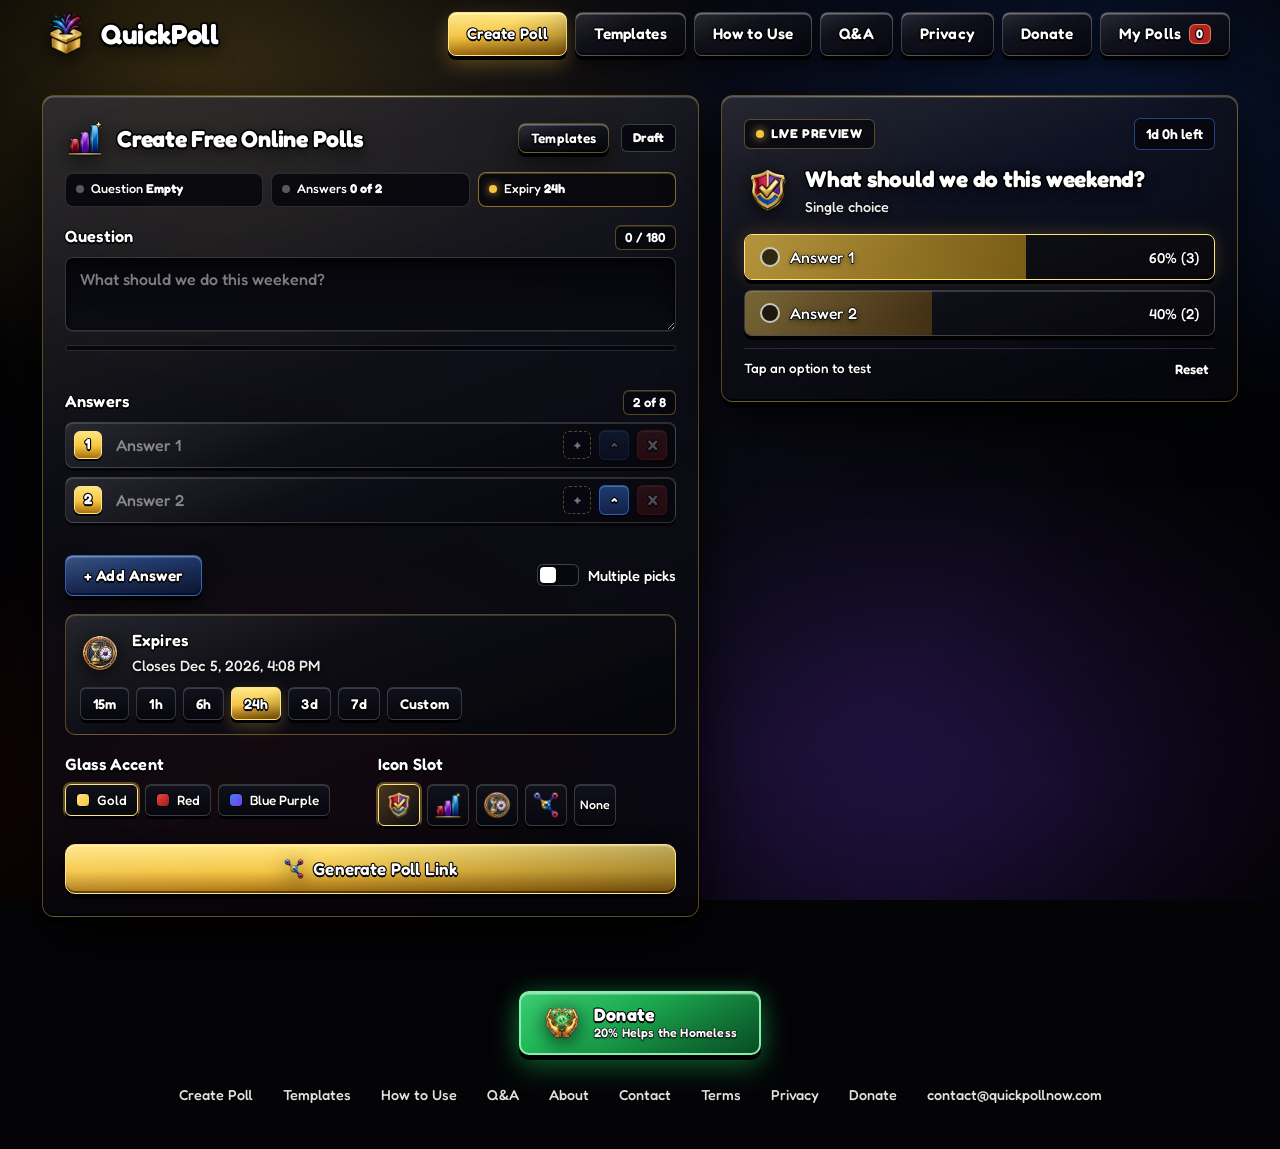
<file: index.html>
<!DOCTYPE html>
<html lang="en">
<head>
  <meta charset="UTF-8" />
  <meta name="viewport" content="width=device-width, initial-scale=1.0" />
  <title>QuickPoll | Free Online Poll Maker With Timers &amp; QR Codes</title>
  <meta name="description" content="Create free online polls in seconds with custom countdown timers, QR codes, instant social sharing, and live results. No signup needed." />
  <meta name="keywords" content="online poll maker, free poll generator, quick poll, countdown poll, qr code poll, live voting" />
  <meta name="robots" content="index, follow, max-image-preview:large" />
  <meta name="theme-color" content="#040407" />
  <meta name="google-adsense-account" content="ca-pub-7516098019742511" />
  <link rel="canonical" id="canonicalLink" href="https://quickpollnow.com/" />
  <link rel="manifest" href="manifest.webmanifest" />
  <link rel="apple-touch-icon" href="assets/logo.png" />

  <!-- Open Graph -->
  <meta property="og:type" content="website" />
  <meta property="og:url" content="https://quickpollnow.com/" />
  <meta property="og:site_name" content="QuickPoll" />
  <meta property="og:locale" content="en_GB" />
  <meta property="og:title" content="QuickPoll | Free Online Poll Maker With Timers &amp; QR Codes" />
  <meta property="og:description" content="Create free online polls in seconds with custom countdown timers, QR codes, instant social sharing, and live results. No signup needed." />
  <meta property="og:image" content="https://quickpollnow.com/assets/logo.png" />
  <meta property="og:image:alt" content="QuickPoll Logo" />

  <!-- Twitter Card -->
  <meta name="twitter:card" content="summary" />
  <meta name="twitter:title" content="QuickPoll | Free Online Poll Maker With Timers &amp; QR Codes" />
  <meta name="twitter:description" content="Create free online polls in seconds with custom countdown timers, QR codes, instant social sharing, and live results. No signup needed." />
  <meta name="twitter:image" content="https://quickpollnow.com/assets/logo.png" />

  <script async src="https://pagead2.googlesyndication.com/pagead/js/adsbygoogle.js?client=ca-pub-7516098019742511"
     crossorigin="anonymous"></script>

  <script type="application/ld+json">
  {
    "@context": "https://schema.org",
    "@graph": [
      {
        "@type": "Organization",
        "@id": "https://quickpollnow.com/#organization",
        "name": "QuickPoll",
        "url": "https://quickpollnow.com/",
        "logo": {
          "@type": "ImageObject",
          "url": "https://quickpollnow.com/assets/logo.png",
          "width": 256,
          "height": 256
        },
        "description": "Free instant online poll generator with expiration timers, QR codes, and a 20% homeless aid donation pledge.",
        "email": "contact@quickpollnow.com",
        "contactPoint": {
          "@type": "ContactPoint",
          "contactType": "customer support",
          "email": "contact@quickpollnow.com",
          "url": "https://quickpollnow.com/#contact",
          "availableLanguage": ["English"]
        },
        "sameAs": [
          "https://github.com/sack1978zack-cpu/QuickPoll",
          "https://quickpollnow.com/"
        ]
      },
      {
        "@type": "WebSite",
        "@id": "https://quickpollnow.com/#website",
        "url": "https://quickpollnow.com/",
        "name": "QuickPoll",
        "publisher": { "@id": "https://quickpollnow.com/#organization" },
        "inLanguage": "en"
      },
      {
        "@type": "WebApplication",
        "@id": "https://quickpollnow.com/#webapp",
        "name": "QuickPoll",
        "url": "https://quickpollnow.com/",
        "applicationCategory": "UtilitiesApplication",
        "operatingSystem": "All",
        "publisher": { "@id": "https://quickpollnow.com/#organization" },
        "description": "Create free online polls in seconds with custom countdown timers, QR codes, instant social sharing, and live results. No signup needed.",
        "offers": {
          "@type": "Offer",
          "price": "0",
          "priceCurrency": "GBP"
        }
      },
      {
        "@type": "Service",
        "@id": "https://quickpollnow.com/#service",
        "name": "Instant Online Polling & QR Voting",
        "serviceType": "Online Poll Creation",
        "provider": { "@id": "https://quickpollnow.com/#organization" },
        "areaServed": "Worldwide",
        "offers": {
          "@type": "Offer",
          "price": "0",
          "priceCurrency": "GBP"
        }
      },
      {
        "@type": "HowTo",
        "name": "How to Create and Share a QuickPoll",
        "step": [
          {
            "@type": "HowToStep",
            "position": 1,
            "name": "Write Question & Answers",
            "text": "Enter your question or load a template. Add 2 to 8 answers and toggle multiple picks if needed."
          },
          {
            "@type": "HowToStep",
            "position": 2,
            "name": "Set Expiration",
            "text": "Pick a quick timer or custom date and time. Voting locks automatically when the countdown ends."
          },
          {
            "@type": "HowToStep",
            "position": 3,
            "name": "Share Link or QR",
            "text": "Copy your unique link, save the QR code, or post straight to social apps."
          },
          {
            "@type": "HowToStep",
            "position": 4,
            "name": "Track Results",
            "text": "Visit My Polls anytime to reopen active or expired polls and share their links again."
          }
        ]
      },
      {
        "@type": "FAQPage",
        "mainEntity": [
          {
            "@type": "Question",
            "name": "Do I need an account to create or vote?",
            "acceptedAnswer": {
              "@type": "Answer",
              "text": "No. You can create a poll, generate its QR code, and vote immediately without signing up."
            }
          },
          {
            "@type": "Question",
            "name": "How do friends open and vote on my poll?",
            "acceptedAnswer": {
              "@type": "Answer",
              "text": "Every poll generates a unique URL and QR code. Anyone opening it sees your question, answers, and live timer."
            }
          },
          {
            "@type": "Question",
            "name": "What happens when a poll expires?",
            "acceptedAnswer": {
              "@type": "Answer",
              "text": "Once the timer reaches zero, voting locks automatically and the page displays final results."
            }
          },
          {
            "@type": "Question",
            "name": "Can voters select multiple answers?",
            "acceptedAnswer": {
              "@type": "Answer",
              "text": "Yes. Enable Multiple picks before generating your poll link."
            }
          },
          {
            "@type": "Question",
            "name": "Can someone vote twice from the same browser?",
            "acceptedAnswer": {
              "@type": "Answer",
              "text": "Each browser remembers submitted votes per poll and locks voting afterward to prevent repeat picks."
            }
          },
          {
            "@type": "Question",
            "name": "Where are my created polls stored?",
            "acceptedAnswer": {
              "@type": "Answer",
              "text": "Your poll history is saved in My Polls so you can reopen, share, or remove polls anytime."
            }
          }
        ]
      },
      {
        "@type": "WebPage",
        "@id": "https://quickpollnow.com/#donate",
        "name": "QuickPoll Donations & 20% Homeless Aid Pledge",
        "url": "https://quickpollnow.com/#donate",
        "isPartOf": { "@id": "https://quickpollnow.com/#website" },
        "potentialAction": {
          "@type": "DonateAction",
          "target": "https://buy.stripe.com/fZu6oB4LqgPVbJn8YqdQQ03",
          "recipient": { "@id": "https://quickpollnow.com/#organization" }
        }
      }
    ]
  }
  </script>

  <link rel="preconnect" href="https://pagead2.googlesyndication.com" crossorigin />
  <link rel="preconnect" href="https://googleads.g.doubleclick.net" crossorigin />
  <link rel="preconnect" href="https://fonts.googleapis.com" />
  <link rel="preconnect" href="https://fonts.gstatic.com" crossorigin />
  <link href="https://fonts.googleapis.com/css2?family=Fredoka:wght@400;500;600;700&display=swap" rel="stylesheet" />
  <link rel="icon" type="image/png" href="assets/logo.png?v=20261130" />
  <link rel="stylesheet" href="styles.css?v=20261130" />
</head>
<body class="theme-sovereign">
  <!-- Clean Luxury Obsidian Ambient Backdrop -->
  <div class="bg-aurora" aria-hidden="true">
    <div class="aurora-orb orb-gold"></div>
    <div class="aurora-orb orb-purple"></div>
    <div class="aurora-orb orb-blue"></div>
    <div class="aurora-orb orb-red"></div>
    <div class="bg-vignette"></div>
  </div>

  <!-- Transparent Blending Header (Separator fades in on scroll) -->
  <header id="siteHeader" class="site-header">
    <div class="header-inner">
      <a href="#create" id="brandHomeLink" class="brand-lockup" aria-label="QuickPoll Home">
        <!-- ICON SLOT: Brand Logo (transparent PNG) -->
        <span class="icon-slot icon-slot-logo" data-icon-slot="logo">
          <img src="assets/logo.png" alt="QuickPoll Logo" width="48" height="48" class="slot-img" />
        </span>
        <span class="brand-title stroke-display">QuickPoll</span>
      </a>

      <!-- Desktop Navigation (Crawlable Anchor Links) -->
      <nav class="header-actions desktop-nav" aria-label="Primary navigation">
        <a href="#create" id="navCreateBtn" class="btn btn-nav stroke-btn active" data-page="create">
          Create Poll
        </a>
        <a href="#templates" id="navTemplatesBtn" class="btn btn-nav stroke-btn" data-page="templates">
          Templates
        </a>
        <a href="#how-to-use" id="navHowToBtn" class="btn btn-nav stroke-btn" data-page="how-to-use">
          How to Use
        </a>
        <a href="#qa" id="navQaBtn" class="btn btn-nav stroke-btn" data-page="qa">
          Q&amp;A
        </a>
        <a href="#privacy" id="navPrivacyBtn" class="btn btn-nav stroke-btn" data-page="privacy">
          Privacy
        </a>
        <a href="#donate" id="navDonateBtn" class="btn btn-nav stroke-btn" data-page="donate">
          Donate
        </a>
        <a href="#saved" id="navSavedBtn" class="btn btn-nav stroke-btn" data-page="saved">
          My Polls <span id="savedCountBadge" class="count-pill">0</span>
        </a>

        <!-- ICON SLOT: Header Custom Badge (leave or place your own custom icon inside) -->
        <span class="icon-slot icon-slot-optional" data-icon-slot="custom-header" title="Custom icon slot">
          <!-- Add your own <img> or <svg> icon here -->
        </span>
      </nav>

      <!-- Mobile & Tablet Hamburger -->
      <div class="mobile-header-controls">
        <button
          type="button"
          id="hamburgerBtn"
          class="hamburger-btn"
          aria-label="Open navigation menu"
          aria-expanded="false"
          aria-controls="mobileNavDrawer"
        >
          <span class="ham-line"></span>
          <span class="ham-line"></span>
          <span class="ham-line"></span>
        </button>
      </div>
    </div>
  </header>

  <!-- 3D Glass Mobile/Tablet Hamburger Drawer -->
  <div id="mobileNavBackdrop" class="drawer-backdrop hidden" aria-hidden="true"></div>
  <aside id="mobileNavDrawer" class="mobile-drawer" aria-label="Mobile navigation" aria-hidden="true">
    <div class="drawer-head">
      <span class="drawer-title stroke-heading">Menu</span>
      <button type="button" id="closeDrawerBtn" class="btn btn-dark btn-sm stroke-btn" aria-label="Close navigation menu">
        Close
      </button>
    </div>
    <nav class="drawer-links" aria-label="Drawer navigation">
      <a href="#create" class="btn btn-nav drawer-nav-btn stroke-btn active" data-page="create">
        Create Poll
      </a>
      <a href="#templates" class="btn btn-nav drawer-nav-btn stroke-btn" data-page="templates">
        Templates
      </a>
      <a href="#how-to-use" class="btn btn-nav drawer-nav-btn stroke-btn" data-page="how-to-use">
        How to Use
      </a>
      <a href="#qa" class="btn btn-nav drawer-nav-btn stroke-btn" data-page="qa">
        Q&amp;A
      </a>
      <a href="#privacy" class="btn btn-nav drawer-nav-btn stroke-btn" data-page="privacy">
        Privacy
      </a>
      <a href="#donate" class="btn btn-nav drawer-nav-btn stroke-btn" data-page="donate">
        Donate
      </a>
      <a href="#about" class="btn btn-nav drawer-nav-btn stroke-btn" data-page="about">
        About
      </a>
      <a href="#contact" class="btn btn-nav drawer-nav-btn stroke-btn" data-page="contact">
        Contact
      </a>
      <a href="#terms" class="btn btn-nav drawer-nav-btn stroke-btn" data-page="terms">
        Terms
      </a>
      <a href="#saved" class="btn btn-nav drawer-nav-btn stroke-btn" data-page="saved">
        My Polls <span id="mobileSavedCountBadge" class="count-pill">0</span>
      </a>
    </nav>
  </aside>

  <!-- Live Feedback Toast -->
  <div id="toastBanner" class="toast-banner stroke-btn" role="status" aria-live="polite"></div>

  <!-- MAIN SINGLE-PAGE APPLICATION -->
  <main class="app-shell">

    <!-- ==================== VIEW 1: CREATE POLL STUDIO ==================== -->
    <section id="createView" class="view-section active" aria-labelledby="createHeading">
      <div class="workspace-grid">

        <!-- LEFT: POLL FORM -->
        <form
          id="pollForm"
          class="glass-card builder-card"
          toolname="create_poll"
          tooldescription="Create a new online poll with a question, 2 to 8 answer options, and an expiration timer"
          novalidate
        >
          <div class="card-header-row">
            <!-- ICON SLOT: Create Poll Icon -->
            <div class="icon-slot icon-slot-md" data-icon-slot="question">
              <img src="assets/icon-poll.png" alt="Poll Icon" width="40" height="40" class="slot-img" />
            </div>
            <div class="header-title-block">
              <h1 id="createHeading" class="card-title stroke-heading">Create Free Online Polls</h1>
            </div>
            <button type="button" id="quickTemplatesLink" class="btn btn-dark btn-sm stroke-btn">Templates</button>
            <span id="overallReadinessBadge" class="readiness-chip stroke-subtle">Draft</span>
          </div>

          <!-- Compact Live Readiness Strip -->
          <div class="live-status-strip" aria-live="polite">
            <div id="statusChipQuestion" class="mini-status-chip">
              <span class="mini-dot"></span>
              <span class="stroke-subtle">Question <strong id="statusTextQuestion">Empty</strong></span>
            </div>
            <div id="statusChipAnswers" class="mini-status-chip">
              <span class="mini-dot"></span>
              <span class="stroke-subtle">Answers <strong id="statusTextAnswers">0 of 2</strong></span>
            </div>
            <div id="statusChipExpiry" class="mini-status-chip is-ready">
              <span class="mini-dot"></span>
              <span class="stroke-subtle">Expiry <strong id="statusTextExpiry">24h</strong></span>
            </div>
          </div>

          <!-- Question -->
          <div class="field-group">
            <div class="label-row">
              <label for="questionInput" class="field-label stroke-label">Question</label>
              <span id="questionCharCount" class="live-counter stroke-subtle">0 / 180</span>
            </div>
            <textarea
              id="questionInput"
              class="field-input field-textarea stroke-body"
              rows="2"
              maxlength="180"
              placeholder="What should we do this weekend?"
              required
            ></textarea>
            <div class="live-meter-track">
              <div id="questionMeterFill" class="live-meter-fill"></div>
            </div>
            <div id="questionFeedback" class="field-feedback stroke-subtle"></div>
          </div>

          <!-- Answers -->
          <div class="field-group">
            <div class="label-row">
              <span class="field-label stroke-label">Answers</span>
              <span id="optionCountStatus" class="live-counter stroke-subtle">2 of 8</span>
            </div>

            <div id="optionsList" class="options-builder-list"></div>

            <div id="answersFeedback" class="field-feedback stroke-subtle"></div>

            <div class="option-actions-row">
              <button type="button" id="addOptionBtn" class="btn btn-glass-blue stroke-btn">
                + Add Answer
              </button>
              <label class="toggle-chip stroke-subtle">
                <input type="checkbox" id="multiChoiceToggle" />
                <span class="toggle-track"><span class="toggle-thumb"></span></span>
                <span>Multiple picks</span>
              </label>
            </div>
          </div>

          <!-- Expiry -->
          <div class="field-group expiry-panel">
            <div class="card-header-row compact">
              <!-- ICON SLOT: Expiry Timer Icon -->
              <div class="icon-slot icon-slot-md" data-icon-slot="expiry">
                <img src="assets/icon-timer.png" alt="Timer Icon" width="40" height="40" class="slot-img" />
              </div>
              <div>
                <span class="field-label stroke-label">Expires</span>
                <p id="expiryLiveSummary" class="card-desc stroke-body">In 24 hours</p>
              </div>
            </div>

            <div class="preset-pills" role="group" aria-label="Expiry presets">
              <button type="button" class="preset-pill stroke-btn" data-minutes="15">15m</button>
              <button type="button" class="preset-pill stroke-btn" data-minutes="60">1h</button>
              <button type="button" class="preset-pill stroke-btn" data-minutes="360">6h</button>
              <button type="button" class="preset-pill stroke-btn active" data-minutes="1440">24h</button>
              <button type="button" class="preset-pill stroke-btn" data-minutes="4320">3d</button>
              <button type="button" class="preset-pill stroke-btn" data-minutes="10080">7d</button>
              <button type="button" class="preset-pill stroke-btn" data-minutes="custom">Custom</button>
            </div>

            <div id="customDateWrap" class="custom-date-wrap hidden">
              <input type="datetime-local" id="customExpiryInput" class="field-input stroke-body" aria-label="Custom expiration date and time" />
            </div>
          </div>

          <!-- Accent & Icon Slot -->
          <div class="field-group style-row">
            <div class="style-col">
              <span class="field-label stroke-label">Glass Accent</span>
              <div class="theme-swatches" role="group" aria-label="Poll glass accent">
                <button type="button" class="swatch-btn active" data-theme="sovereign">
                  <span class="swatch-dot swatch-gold"></span>
                  <span class="stroke-subtle">Gold</span>
                </button>
                <button type="button" class="swatch-btn" data-theme="crimson-gold">
                  <span class="swatch-dot swatch-crimson"></span>
                  <span class="stroke-subtle">Red</span>
                </button>
                <button type="button" class="swatch-btn" data-theme="cobalt-purple">
                  <span class="swatch-dot swatch-cobalt"></span>
                  <span class="stroke-subtle">Blue Purple</span>
                </button>
              </div>
            </div>

            <div class="style-col">
              <span class="field-label stroke-label">Icon Slot</span>
              <div class="icon-picker-row" role="group" aria-label="Poll icon">
                <button type="button" class="icon-pick-btn active" data-icon="assets/icon-vote.png" title="Vote Shield">
                  <img src="assets/icon-vote.png" alt="Vote Shield" width="30" height="30" />
                </button>
                <button type="button" class="icon-pick-btn" data-icon="assets/icon-poll.png" title="Poll Bars">
                  <img src="assets/icon-poll.png" alt="Poll Bars" width="30" height="30" />
                </button>
                <button type="button" class="icon-pick-btn" data-icon="assets/icon-timer.png" title="Timer">
                  <img src="assets/icon-timer.png" alt="Timer" width="30" height="30" />
                </button>
                <button type="button" class="icon-pick-btn" data-icon="assets/icon-share.png" title="Share Pulse">
                  <img src="assets/icon-share.png" alt="Share Pulse" width="30" height="30" />
                </button>
                <button type="button" class="icon-pick-btn icon-pick-empty" data-icon="" title="None">
                  <span class="stroke-subtle">None</span>
                </button>
              </div>
            </div>
          </div>

          <!-- Generate CTA -->
          <div class="submit-row">
            <button type="submit" id="generatePollBtn" class="btn btn-gold btn-lg stroke-btn">
              <!-- ICON SLOT: Share CTA Icon -->
              <span class="icon-slot icon-slot-sm" data-icon-slot="share-cta">
                <img src="assets/icon-share.png" alt="Share Poll" width="22" height="22" class="slot-img" />
              </span>
              <span>Generate Poll Link</span>
            </button>
          </div>
        </form>

        <!-- RIGHT: LIVE PREVIEW & SHARE RESULT -->
        <aside class="preview-column" aria-label="Live Poll Preview">
          <div id="livePreviewCard" class="glass-card preview-card">
            <div class="preview-top-bar">
              <span class="live-badge stroke-subtle">
                <span class="pulse-dot"></span>
                Live Preview
              </span>
              <span id="previewCountdown" class="countdown-chip stroke-subtle">23h 59m left</span>
            </div>

            <div class="poll-display-head">
              <!-- ICON SLOT: Preview Poll Icon -->
              <div id="previewIconSlot" class="icon-slot icon-slot-lg" data-icon-slot="preview-badge">
                <img id="previewIconImg" src="assets/icon-vote.png" alt="Poll Badge Icon" width="48" height="48" class="slot-img" />
              </div>
              <div class="poll-head-text">
                <h2 id="previewQuestion" class="poll-question stroke-heading">
                  What should we do this weekend?
                </h2>
                <p id="previewMeta" class="poll-meta stroke-body">Single choice</p>
              </div>
            </div>

            <div id="previewOptionsList" class="preview-options-list"></div>

            <div class="preview-footer-note">
              <span class="stroke-subtle">Tap an option to test</span>
              <button type="button" id="resetPreviewVotesBtn" class="text-link-btn stroke-subtle">Reset</button>
            </div>
          </div>

          <!-- SHARE CARD WITH QR + REAL SOCIAL ICONS -->
          <div id="shareResultCard" class="glass-card share-card hidden">
            <div class="card-header-row compact">
              <!-- ICON SLOT: Share Result Icon -->
              <div class="icon-slot icon-slot-md" data-icon-slot="share-result">
                <img src="assets/icon-share.png" alt="Share Icon" width="40" height="40" class="slot-img" />
              </div>
              <div>
                <h3 class="card-title stroke-heading">Share Poll</h3>
              </div>
            </div>

            <div class="share-url-box">
              <input type="text" id="generatedUrlInput" class="field-input url-input stroke-body" aria-label="Generated poll URL" readonly />
              <button type="button" id="copyLinkBtn" class="btn btn-gold stroke-btn">Copy</button>
            </div>

            <div class="qr-share-layout">
              <div class="qr-glass-frame">
                <canvas id="shareQrCanvas" width="160" height="160" aria-label="Poll QR Code"></canvas>
              </div>
              <div class="qr-share-side">
                <p class="card-desc stroke-body">Scan QR or share directly</p>
                <div class="qr-btn-stack">
                  <button type="button" id="downloadQrBtn" class="btn btn-dark btn-sm stroke-btn">Save QR</button>
                  <button type="button" id="openPollPageBtn" class="btn btn-glass-purple btn-sm stroke-btn">Open Poll</button>
                  <button type="button" id="nativeShareBtn" class="btn btn-glass-blue btn-sm stroke-btn">Share Link</button>
                </div>
              </div>
            </div>

            <div class="social-share-section">
              <span class="social-share-label stroke-subtle">Quick Social Share</span>
              <div id="builderSocialShareRow" class="social-share-grid">
                <button type="button" class="social-icon-btn" data-social="whatsapp" title="Share on WhatsApp" aria-label="Share on WhatsApp">
                  <img src="assets/social-whatsapp.png" alt="WhatsApp" width="24" height="24" />
                </button>
                <button type="button" class="social-icon-btn" data-social="x" title="Share on X" aria-label="Share on X">
                  <img src="assets/social-x.png" alt="X" width="24" height="24" />
                </button>
                <button type="button" class="social-icon-btn" data-social="facebook" title="Share on Facebook" aria-label="Share on Facebook">
                  <img src="assets/social-facebook.png" alt="Facebook" width="24" height="24" />
                </button>
                <button type="button" class="social-icon-btn" data-social="telegram" title="Share on Telegram" aria-label="Share on Telegram">
                  <img src="assets/social-telegram.png" alt="Telegram" width="24" height="24" />
                </button>
                <button type="button" class="social-icon-btn" data-social="reddit" title="Share on Reddit" aria-label="Share on Reddit">
                  <img src="assets/social-reddit.png" alt="Reddit" width="24" height="24" />
                </button>
                <button type="button" class="social-icon-btn" data-social="discord" title="Copy for Discord" aria-label="Copy for Discord">
                  <img src="assets/social-discord.png" alt="Discord" width="24" height="24" />
                </button>
              </div>
            </div>
          </div>
        </aside>

      </div>
    </section>

    <!-- ==================== VIEW 2: POLL TEMPLATES PAGE ==================== -->
    <section id="templatesView" class="view-section" aria-labelledby="templatesHeading">
      <div class="page-wide">
        <div class="glass-card page-banner templates-banner">
          <div class="icon-slot icon-slot-lg" data-icon-slot="templates-hero">
            <img src="assets/icon-poll.png" alt="Poll Templates" width="48" height="48" class="slot-img" />
          </div>
          <div class="banner-text-grow">
            <h2 id="templatesHeading" class="page-title stroke-display">Poll Templates</h2>
          </div>
          <div id="templateFilterBar" class="preset-pills" role="group" aria-label="Template categories">
            <button type="button" class="preset-pill stroke-btn active" data-category="all">All</button>
            <button type="button" class="preset-pill stroke-btn" data-category="friends">Friends</button>
            <button type="button" class="preset-pill stroke-btn" data-category="food">Food</button>
            <button type="button" class="preset-pill stroke-btn" data-category="gaming">Gaming</button>
            <button type="button" class="preset-pill stroke-btn" data-category="work">Work</button>
          </div>
        </div>

        <div id="templatesGrid" class="templates-grid"></div>
      </div>
    </section>

    <!-- ==================== VIEW 3: HOW TO USE PAGE ==================== -->
    <section id="howToView" class="view-section" aria-labelledby="howToHeading">
      <div class="page-narrow">
        <div class="glass-card page-banner">
          <div class="icon-slot icon-slot-lg" data-icon-slot="howto-hero">
            <img src="assets/logo.png" alt="QuickPoll Guide" width="48" height="48" class="slot-img" />
          </div>
          <div>
            <h2 id="howToHeading" class="page-title stroke-display">How to Use</h2>
          </div>
        </div>

        <div class="howto-steps-grid">
          <article class="glass-card howto-step-card">
            <div class="howto-step-head">
              <span class="step-badge stroke-btn">01</span>
              <div class="icon-slot icon-slot-md" data-icon-slot="howto-1">
                <img src="assets/icon-poll.png" alt="Write Poll Question" width="40" height="40" class="slot-img" />
              </div>
            </div>
            <h3 class="card-title stroke-heading">Write Question &amp; Answers</h3>
            <p class="card-desc stroke-body">
              Enter your question or load a template. Add 2 to 8 answers and toggle multiple picks if needed.
            </p>
          </article>

          <article class="glass-card howto-step-card">
            <div class="howto-step-head">
              <span class="step-badge stroke-btn">02</span>
              <div class="icon-slot icon-slot-md" data-icon-slot="howto-2">
                <img src="assets/icon-timer.png" alt="Set Poll Expiration" width="40" height="40" class="slot-img" />
              </div>
            </div>
            <h3 class="card-title stroke-heading">Set Expiration</h3>
            <p class="card-desc stroke-body">
              Pick a quick timer or custom date and time. Voting locks automatically when the countdown ends.
            </p>
          </article>

          <article class="glass-card howto-step-card">
            <div class="howto-step-head">
              <span class="step-badge stroke-btn">03</span>
              <div class="icon-slot icon-slot-md" data-icon-slot="howto-3">
                <img src="assets/icon-share.png" alt="Share Poll Link or QR" width="40" height="40" class="slot-img" />
              </div>
            </div>
            <h3 class="card-title stroke-heading">Share Link or QR</h3>
            <p class="card-desc stroke-body">
              Copy your unique link, save the QR code, or post straight to WhatsApp, X, Facebook, Telegram, Reddit, or Discord.
            </p>
          </article>

          <article class="glass-card howto-step-card">
            <div class="howto-step-head">
              <span class="step-badge stroke-btn">04</span>
              <div class="icon-slot icon-slot-md" data-icon-slot="howto-4">
                <img src="assets/icon-vote.png" alt="Track Poll Results" width="40" height="40" class="slot-img" />
              </div>
            </div>
            <h3 class="card-title stroke-heading">Track Results</h3>
            <p class="card-desc stroke-body">
              Visit My Polls anytime to reopen active or expired polls and share their links again.
            </p>
          </article>
        </div>

        <div class="page-cta-row">
          <button type="button" class="btn btn-gold btn-lg stroke-btn jump-create-btn">
            Create Poll
          </button>
        </div>
      </div>
    </section>

    <!-- ==================== VIEW 4: QUESTIONS & ANSWERS PAGE ==================== -->
    <section id="qaView" class="view-section" aria-labelledby="qaHeading">
      <div class="page-narrow">
        <div class="glass-card page-banner">
          <div class="icon-slot icon-slot-lg" data-icon-slot="qa-hero">
            <img src="assets/icon-vote.png" alt="Questions and Answers" width="48" height="48" class="slot-img" />
          </div>
          <div>
            <h2 id="qaHeading" class="page-title stroke-display">Questions &amp; Answers</h2>
          </div>
        </div>

        <div class="glass-card faq-card">
          <div class="faq-list">
            <div class="faq-item open">
              <button type="button" class="faq-trigger stroke-label" aria-expanded="true">
                <span>Do I need an account to create or vote?</span>
                <span class="faq-plus">+</span>
              </button>
              <div class="faq-body">
                <p class="stroke-body">
                  No. You can create a poll, generate its QR code, and vote immediately without signing up.
                </p>
              </div>
            </div>

            <div class="faq-item">
              <button type="button" class="faq-trigger stroke-label" aria-expanded="false">
                <span>How do friends open and vote on my poll?</span>
                <span class="faq-plus">+</span>
              </button>
              <div class="faq-body">
                <p class="stroke-body">
                  Every poll generates a unique URL and QR code. Anyone opening it sees your question, answers, and live timer.
                </p>
              </div>
            </div>

            <div class="faq-item">
              <button type="button" class="faq-trigger stroke-label" aria-expanded="false">
                <span>What happens when a poll expires?</span>
                <span class="faq-plus">+</span>
              </button>
              <div class="faq-body">
                <p class="stroke-body">
                  Once the timer reaches zero, voting locks automatically and the page displays final results.
                </p>
              </div>
            </div>

            <div class="faq-item">
              <button type="button" class="faq-trigger stroke-label" aria-expanded="false">
                <span>Can voters select multiple answers?</span>
                <span class="faq-plus">+</span>
              </button>
              <div class="faq-body">
                <p class="stroke-body">
                  Yes. Enable Multiple picks before generating your poll link.
                </p>
              </div>
            </div>

            <div class="faq-item">
              <button type="button" class="faq-trigger stroke-label" aria-expanded="false">
                <span>Can someone vote twice from the same browser?</span>
                <span class="faq-plus">+</span>
              </button>
              <div class="faq-body">
                <p class="stroke-body">
                  Each browser remembers submitted votes per poll and locks voting afterward to prevent repeat picks.
                </p>
              </div>
            </div>

            <div class="faq-item">
              <button type="button" class="faq-trigger stroke-label" aria-expanded="false">
                <span>Where are my created polls stored?</span>
                <span class="faq-plus">+</span>
              </button>
              <div class="faq-body">
                <p class="stroke-body">
                  Your poll history is saved in My Polls so you can reopen, share, or remove polls anytime.
                </p>
              </div>
            </div>
          </div>
        </div>

        <div class="page-cta-row">
          <button type="button" class="btn btn-gold btn-lg stroke-btn jump-create-btn">
            Create Poll
          </button>
        </div>
      </div>
    </section>

    <!-- ==================== VIEW 5: PRIVACY POLICY PAGE ==================== -->
    <section id="privacyView" class="view-section" aria-labelledby="privacyHeading">
      <div class="page-narrow">
        <div class="glass-card page-banner">
          <div class="icon-slot icon-slot-lg" data-icon-slot="privacy-hero">
            <img src="assets/icon-timer.png" alt="Privacy Policy" width="48" height="48" class="slot-img" />
          </div>
          <div>
            <h2 id="privacyHeading" class="page-title stroke-display">Privacy Policy</h2>
          </div>
        </div>

        <div class="glass-card policy-card">
          <div class="policy-section">
            <h3 class="card-title stroke-heading">1. Poll Data &amp; Browser Storage</h3>
            <p class="stroke-body">
              QuickPoll does not require accounts, names, or email addresses. Polls you create are either carried inside the shareable URL or saved on the host server solely to display the poll and count anonymous votes. Your browser stores your created poll list and vote lock locally.
            </p>
          </div>

          <div class="policy-section">
            <h3 class="card-title stroke-heading">2. Shared Links</h3>
            <p class="stroke-body">
              Anyone with a poll link or QR code can view its question, options, expiration time, and vote totals. Avoid placing private personal information inside polls.
            </p>
          </div>

          <div class="policy-section">
            <h3 class="card-title stroke-heading">3. Cookies &amp; Google AdSense</h3>
            <p class="stroke-body">
              This site uses Google AdSense to serve advertisements. Third party vendors, including Google, use cookies to serve ads based on a visitor's prior visits to this website or other websites. Google's use of advertising cookies enables it and its partners to serve ads based on visits to this site and other sites across the Internet.
            </p>
            <p class="stroke-body">
              Visitors may opt out of personalized advertising through <a class="inline-policy-link" href="https://adssettings.google.com" target="_blank" rel="noopener noreferrer">Google Ads Settings</a> or at <a class="inline-policy-link" href="https://www.aboutads.info/choices/" target="_blank" rel="noopener noreferrer">aboutads.info</a>.
            </p>
          </div>

          <div class="policy-section">
            <h3 class="card-title stroke-heading">4. Managing Data</h3>
            <p class="stroke-body">
              You can remove saved polls anytime from My Polls or clear your browser site data.
            </p>
          </div>
        </div>
      </div>
    </section>

    <!-- ==================== VIEW 6: UNIQUE POLL PAGE ==================== -->
    <section id="pollView" class="view-section" aria-labelledby="activePollQuestion">
      <div class="poll-page-wrap">
        <div class="glass-card active-poll-card">
          <div class="poll-status-banner">
            <span id="activePollStatusPill" class="live-badge stroke-subtle">
              <span class="pulse-dot"></span>
              <span id="activePollStatusLabel">LIVE POLL</span>
            </span>

            <div class="countdown-box" aria-live="off">
              <!-- ICON SLOT: Active Timer Icon -->
              <span class="icon-slot icon-slot-sm" data-icon-slot="active-timer">
                <img src="assets/icon-timer.png" alt="Countdown Timer" width="22" height="22" class="slot-img" />
              </span>
              <span id="activeCountdownText" class="countdown-readout stroke-label">00h : 00m : 00s</span>
            </div>
          </div>

          <div class="poll-display-head large">
            <!-- ICON SLOT: Active Poll Icon -->
            <div id="activePollIconSlot" class="icon-slot icon-slot-xl" data-icon-slot="active-poll-badge">
              <img id="activePollIconImg" src="assets/icon-vote.png" alt="Poll Icon" width="60" height="60" class="slot-img" />
            </div>
            <div class="poll-head-text">
              <h2 id="activePollQuestion" class="active-poll-title stroke-display">Loading poll...</h2>
              <p id="activePollSubtitle" class="poll-meta stroke-body"></p>
            </div>
          </div>

          <div id="activeOptionsContainer" class="active-options-list"></div>

          <div class="active-poll-actions">
            <button type="button" id="castVoteBtn" class="btn btn-gold btn-lg stroke-btn">
              <!-- ICON SLOT: Cast Vote Icon -->
              <span class="icon-slot icon-slot-sm" data-icon-slot="cast-vote">
                <img src="assets/icon-vote.png" alt="Submit Vote" width="22" height="22" class="slot-img" />
              </span>
              <span>Submit Vote</span>
            </button>
            <button type="button" id="toggleResultsViewBtn" class="btn btn-dark stroke-btn">
              View Results
            </button>
          </div>

          <div class="active-poll-footer">
            <div class="footer-stats">
              <span id="activeTotalVotes" class="total-votes-label stroke-label">0 Total Votes</span>
              <span id="activeExpiryDateText" class="expiry-exact-date stroke-subtle"></span>
            </div>

            <div class="footer-share-row">
              <button type="button" id="activeCopyLinkBtn" class="btn btn-glass-blue stroke-btn">Copy Link</button>
              <button type="button" id="activeQrToggleBtn" class="btn btn-glass-purple stroke-btn">QR Code</button>
              <button type="button" id="backToBuilderBtn" class="btn btn-dark stroke-btn">Create Poll</button>
            </div>
          </div>

          <!-- Active Poll QR & Quick Social Share -->
          <div id="activeQrWrap" class="active-share-drawer hidden">
            <div class="qr-share-layout">
              <div class="qr-glass-frame">
                <canvas id="activeQrCanvas" width="160" height="160" aria-label="Poll QR Code"></canvas>
              </div>
              <div class="qr-share-side">
                <span class="social-share-label stroke-subtle">Share This Poll</span>
                <div id="activeSocialShareRow" class="social-share-grid">
                  <button type="button" class="social-icon-btn" data-social="whatsapp" title="Share on WhatsApp" aria-label="Share on WhatsApp">
                    <img src="assets/social-whatsapp.png" alt="WhatsApp" width="24" height="24" />
                  </button>
                  <button type="button" class="social-icon-btn" data-social="x" title="Share on X" aria-label="Share on X">
                    <img src="assets/social-x.png" alt="X" width="24" height="24" />
                  </button>
                  <button type="button" class="social-icon-btn" data-social="facebook" title="Share on Facebook" aria-label="Share on Facebook">
                    <img src="assets/social-facebook.png" alt="Facebook" width="24" height="24" />
                  </button>
                  <button type="button" class="social-icon-btn" data-social="telegram" title="Share on Telegram" aria-label="Share on Telegram">
                    <img src="assets/social-telegram.png" alt="Telegram" width="24" height="24" />
                  </button>
                  <button type="button" class="social-icon-btn" data-social="reddit" title="Share on Reddit" aria-label="Share on Reddit">
                    <img src="assets/social-reddit.png" alt="Reddit" width="24" height="24" />
                  </button>
                  <button type="button" class="social-icon-btn" data-social="discord" title="Copy for Discord" aria-label="Copy for Discord">
                    <img src="assets/social-discord.png" alt="Discord" width="24" height="24" />
                  </button>
                </div>
                <button type="button" id="activeDownloadQrBtn" class="btn btn-dark btn-sm stroke-btn">Save QR</button>
              </div>
            </div>
          </div>
        </div>
      </div>
    </section>

    <!-- ==================== VIEW 7: MY POLLS PAGE ==================== -->
    <section id="savedView" class="view-section" aria-labelledby="savedHeading">
      <div class="glass-card saved-card">
        <div class="saved-header">
          <div class="card-header-row compact">
            <!-- ICON SLOT: Saved Polls Icon -->
            <div class="icon-slot icon-slot-md" data-icon-slot="saved-polls">
              <img src="assets/icon-poll.png" alt="Saved Polls" width="40" height="40" class="slot-img" />
            </div>
            <div>
              <h2 id="savedHeading" class="card-title stroke-heading">My Polls</h2>
            </div>
          </div>
          <button type="button" id="savedBackBtn" class="btn btn-gold stroke-btn">+ New Poll</button>
        </div>

        <div id="savedPollsGrid" class="saved-polls-grid"></div>
      </div>
    </section>

    <!-- ==================== VIEW 8: DONATIONS & 20% HOMELESS PLEDGE ==================== -->
    <section id="donateView" class="view-section" aria-labelledby="donateHeading">
      <div class="page-narrow">
        <div class="glass-card page-banner donate-hero-banner">
          <div class="icon-slot icon-slot-xl" data-icon-slot="donate-hero">
            <img src="assets/icon-donate.png" alt="Donate to QuickPoll" width="60" height="60" class="slot-img" />
          </div>
          <div class="banner-text-grow">
            <h2 id="donateHeading" class="page-title stroke-display">Donations</h2>
            <p class="card-desc stroke-body">20% of every donation goes directly to helping the homeless.</p>
          </div>
          <span class="pledge-badge stroke-btn">20% Pledge</span>
        </div>

        <div class="donate-grid">
          <article class="glass-card donate-info-card">
            <h3 class="card-title stroke-heading">Where Your Donation Goes</h3>
            <p class="stroke-body">
              Donations help keep QuickPoll online and free for everyone. At the same time, we give 20% of every single donation straight back to people experiencing homelessness.
            </p>
            <div class="pledge-points">
              <div class="pledge-point-row">
                <span class="pledge-dot pledge-dot-green"></span>
                <span class="stroke-body"><strong>20% Direct Aid:</strong> Hot meals, bottled water, warm clothes, and daily essentials handed out directly.</span>
              </div>
              <div class="pledge-point-row">
                <span class="pledge-dot pledge-dot-gold"></span>
                <span class="stroke-body"><strong>80% Site Support:</strong> Servers, domain hosting, and building new poll tools.</span>
              </div>
            </div>
          </article>

          <article class="glass-card donate-calc-card">
            <h3 class="card-title stroke-heading">Live 20% Impact Preview</h3>
            <div id="donatePresetRow" class="preset-pills" role="group" aria-label="Donation amounts">
              <button type="button" class="preset-pill stroke-btn" data-amount="5">£5</button>
              <button type="button" class="preset-pill stroke-btn active" data-amount="10">£10</button>
              <button type="button" class="preset-pill stroke-btn" data-amount="20">£20</button>
              <button type="button" class="preset-pill stroke-btn" data-amount="50">£50</button>
            </div>

            <div class="donate-custom-row">
              <label for="donateCustomInput" class="field-label stroke-label">Custom Amount (£)</label>
              <input id="donateCustomInput" type="number" min="1" step="1" value="10" class="field-input stroke-body" />
            </div>

            <div class="impact-breakdown-box">
              <div class="impact-row">
                <span class="stroke-subtle">20% For Homeless Food &amp; Supplies</span>
                <strong id="donateHomelessShare" class="impact-highlight stroke-label">£2.00</strong>
              </div>
              <div class="impact-row">
                <span class="stroke-subtle">80% Hosting &amp; Development</span>
                <strong id="donateSiteShare" class="stroke-label">£8.00</strong>
              </div>
              <div class="impact-bar-track">
                <div class="impact-bar-homeless"></div>
              </div>
            </div>

            <a
              id="donateCheckoutBtn"
              href="https://buy.stripe.com/fZu6oB4LqgPVbJn8YqdQQ03"
              target="_blank"
              rel="noopener noreferrer"
              class="btn btn-donate-green btn-lg stroke-btn"
            >
              <span class="icon-slot icon-slot-donate-btn" data-icon-slot="donate-cta">
                <img src="assets/icon-donate.png" alt="Donate Icon" width="38" height="38" class="slot-img" />
              </span>
              <span class="donate-btn-text-group">
                <span class="donate-btn-title stroke-btn">Donate Now</span>
                <span class="donate-btn-sub stroke-subtle">20% Goes to Homeless Aid</span>
              </span>
            </a>
          </article>
        </div>

        <div class="glass-card donate-videos-card">
          <div class="card-header-row">
            <div class="icon-slot icon-slot-md" data-icon-slot="donate-videos">
              <img src="assets/icon-share.png" alt="Monthly Outreach Videos" width="40" height="40" class="slot-img" />
            </div>
            <div class="header-title-block">
              <h3 class="card-title stroke-heading">End of Month Video Uploads</h3>
              <p class="card-desc stroke-body">
                At the end of each month, we upload videos here showing us giving food, drinks, and essentials to homeless people.
              </p>
            </div>
          </div>

          <div id="donateVideosGrid" class="donate-videos-grid">
            <div class="video-slot-card">
              <span class="video-status-pill stroke-subtle">Uploading End of Month</span>
              <h4 class="saved-item-question stroke-heading">Monthly Outreach Video</h4>
              <p class="card-desc stroke-body">
                Video proof of food and supplies handed out from this month's 20% donation fund will appear here at the end of the month.
              </p>
            </div>
            <div class="video-slot-card">
              <span class="video-status-pill stroke-subtle">Community Food &amp; Essentials</span>
              <h4 class="saved-item-question stroke-heading">Next Drop Slot</h4>
              <p class="card-desc stroke-body">
                Every monthly video upload includes receipts and footage showing donations reaching people directly.
              </p>
            </div>
          </div>
        </div>
      </div>
    </section>

    <!-- ==================== VIEW 9: ABOUT PAGE ==================== -->
    <section id="aboutView" class="view-section" aria-labelledby="aboutHeading">
      <div class="page-narrow">
        <div class="glass-card page-banner">
          <div class="icon-slot icon-slot-lg" data-icon-slot="about-hero">
            <img src="assets/logo.png" alt="About QuickPoll" width="48" height="48" class="slot-img" />
          </div>
          <div>
            <h2 id="aboutHeading" class="page-title stroke-display">About QuickPoll</h2>
          </div>
        </div>

        <div class="glass-card policy-card">
          <div class="policy-section">
            <h3 class="card-title stroke-heading">Fast, Account Free Polling</h3>
            <p class="stroke-body">
              QuickPoll makes it effortless to ask a question, set a live countdown timer, and share a link or scannable QR code in seconds without requiring accounts or downloads.
            </p>
          </div>
          <div class="policy-section">
            <h3 class="card-title stroke-heading">Community Commitment</h3>
            <p class="stroke-body">
              20% of every donation sent through QuickPoll funds hot meals, bottled water, warm clothes, and everyday supplies for people experiencing homelessness, with outreach videos uploaded at the end of each month.
            </p>
          </div>
        </div>
      </div>
    </section>

    <!-- ==================== VIEW 10: CONTACT PAGE ==================== -->
    <section id="contactView" class="view-section" aria-labelledby="contactHeading">
      <div class="page-narrow">
        <div class="glass-card page-banner">
          <div class="icon-slot icon-slot-lg" data-icon-slot="contact-hero">
            <img src="assets/icon-share.png" alt="Contact QuickPoll" width="48" height="48" class="slot-img" />
          </div>
          <div>
            <h2 id="contactHeading" class="page-title stroke-display">Contact</h2>
          </div>
        </div>

        <div class="glass-card policy-card">
          <div class="policy-section">
            <h3 class="card-title stroke-heading">Support &amp; Inquiries</h3>
            <p class="stroke-body">
              Need help with a poll, advertising inquiry, or donation update? Email us directly at <a class="inline-policy-link" href="mailto:contact@quickpollnow.com">contact@quickpollnow.com</a>.
            </p>
          </div>
          <div class="policy-section">
            <h3 class="card-title stroke-heading">Official Links</h3>
            <p class="stroke-body">
              Website: <a class="inline-policy-link" href="https://quickpollnow.com/">quickpollnow.com</a> · Source: <a class="inline-policy-link" href="https://github.com/sack1978zack-cpu/QuickPoll" target="_blank" rel="noopener noreferrer">GitHub Repository</a>
            </p>
          </div>
        </div>
      </div>
    </section>

    <!-- ==================== VIEW 11: TERMS OF USE PAGE ==================== -->
    <section id="termsView" class="view-section" aria-labelledby="termsHeading">
      <div class="page-narrow">
        <div class="glass-card page-banner">
          <div class="icon-slot icon-slot-lg" data-icon-slot="terms-hero">
            <img src="assets/icon-vote.png" alt="Terms of Use" width="48" height="48" class="slot-img" />
          </div>
          <div>
            <h2 id="termsHeading" class="page-title stroke-display">Terms of Use</h2>
          </div>
        </div>

        <div class="glass-card policy-card">
          <div class="policy-section">
            <h3 class="card-title stroke-heading">1. Acceptable Use</h3>
            <p class="stroke-body">
              QuickPoll is provided free for lawful group polls, event planning, and community voting. Do not create polls containing unlawful, abusive, or misleading content, and do not attempt automated abuse of the polling API.
            </p>
          </div>
          <div class="policy-section">
            <h3 class="card-title stroke-heading">2. Poll Expiration &amp; Availability</h3>
            <p class="stroke-body">
              Polls expire automatically at the creator's selected time. QuickPoll is offered as is without uptime warranties.
            </p>
          </div>
        </div>
      </div>
    </section>

  </main>

  <footer class="site-footer">
    <div class="footer-donate-wrap">
      <a href="#donate" id="footerDonateBtn" class="btn btn-donate-green btn-lg stroke-btn" data-page="donate">
        <span class="icon-slot icon-slot-donate-btn" data-icon-slot="donate-footer">
          <img src="assets/icon-donate.png" alt="Donate" width="38" height="38" class="slot-img" />
        </span>
        <span class="donate-btn-text-group">
          <span class="donate-btn-title stroke-btn">Donate</span>
          <span class="donate-btn-sub stroke-subtle">20% Helps the Homeless</span>
        </span>
      </a>
    </div>

    <nav class="footer-links" aria-label="Footer navigation">
      <a href="#create" class="footer-nav-link stroke-subtle" data-page="create">Create Poll</a>
      <a href="#templates" class="footer-nav-link stroke-subtle" data-page="templates">Templates</a>
      <a href="#how-to-use" class="footer-nav-link stroke-subtle" data-page="how-to-use">How to Use</a>
      <a href="#qa" class="footer-nav-link stroke-subtle" data-page="qa">Q&amp;A</a>
      <a href="#about" class="footer-nav-link stroke-subtle" data-page="about">About</a>
      <a href="#contact" class="footer-nav-link stroke-subtle" data-page="contact">Contact</a>
      <a href="#terms" class="footer-nav-link stroke-subtle" data-page="terms">Terms</a>
      <a href="#privacy" class="footer-nav-link stroke-subtle" data-page="privacy">Privacy</a>
      <a href="#donate" class="footer-nav-link stroke-subtle" data-page="donate">Donate</a>
      <a href="mailto:contact@quickpollnow.com" class="footer-nav-link stroke-subtle">contact@quickpollnow.com</a>
    </nav>
  </footer>

  <script src="vendor-qr.js?v=20261130"></script>
  <script src="app.js?v=20261130"></script>
</body>
</html>
</file>
<file: styles.css>
/* ==========================================================================
   QuickPoll — Gold & Smoked Obsidian 3D Glassmorphism
   Typography: Fredoka | Main Text: #FFFFFF | Medium Bold Black Stroke
   ========================================================================== */

:root {
  --bg-black: #040407;
  --bg-obsidian: #090910;
  --glass-surface: rgba(11, 11, 18, 0.72);
  --glass-surface-deep: rgba(6, 6, 11, 0.88);
  --glass-rim: rgba(245, 197, 66, 0.34);
  --glass-specular: rgba(255, 255, 255, 0.24);

  --gold-light: #ffe580;
  --gold: #f5c542;
  --gold-deep: #9c670d;

  --blue-bright: #3b82f6;
  --blue: #1d4ed8;

  --purple-bright: #a855f7;
  --purple: #7c3aed;

  --red-bright: #ef4444;
  --red: #dc2626;

  --text-main: #ffffff;

  /* Controlled, non-excessive gradients */
  --grad-glass-top: linear-gradient(160deg, rgba(255, 255, 255, 0.12) 0%, rgba(255, 255, 255, 0.02) 38%, rgba(0, 0, 0, 0.36) 100%);
  --grad-gold: linear-gradient(180deg, #ffe580 0%, #f5c542 54%, #a86f0e 100%);
  --grad-blue: linear-gradient(180deg, rgba(59, 130, 246, 0.42) 0%, rgba(23, 37, 84, 0.85) 100%);
  --grad-purple: linear-gradient(180deg, rgba(168, 85, 247, 0.42) 0%, rgba(59, 7, 100, 0.85) 100%);
  --grad-red: linear-gradient(180deg, rgba(239, 68, 68, 0.48) 0%, rgba(127, 29, 29, 0.88) 100%);
  --grad-bar: linear-gradient(90deg, rgba(245, 197, 66, 0.88) 0%, rgba(180, 120, 18, 0.72) 100%);

  --radius-xl: 12px;
  --radius-lg: 10px;
  --radius-md: 8px;
  --radius-sm: 6px;

  --shadow-3d-glass:
    0 24px 52px rgba(0, 0, 0, 0.86),
    0 6px 0 rgba(0, 0, 0, 0.75),
    inset 0 1.5px 0 var(--glass-specular),
    inset 0 -2px 0 rgba(0, 0, 0, 0.7);

  --transition-fast: 180ms cubic-bezier(0.22, 1, 0.36, 1);
  --transition-juicy: 320ms cubic-bezier(0.34, 1.56, 0.64, 1);
}

/* Subtle Accent Modes */
body.theme-crimson-gold {
  --glass-rim: rgba(239, 68, 68, 0.45);
  --grad-bar: linear-gradient(90deg, rgba(239, 68, 68, 0.85) 0%, rgba(245, 197, 66, 0.82) 100%);
}

body.theme-cobalt-purple {
  --glass-rim: rgba(59, 130, 246, 0.45);
  --grad-bar: linear-gradient(90deg, rgba(59, 130, 246, 0.85) 0%, rgba(124, 58, 237, 0.85) 100%);
}

*,
*::before,
*::after {
  box-sizing: border-box;
}

button,
input,
textarea,
select {
  appearance: none;
  -webkit-appearance: none;
  font-family: 'Fredoka', system-ui, -apple-system, BlinkMacSystemFont, sans-serif;
  color: #ffffff;
  background-color: transparent;
}

html,
body {
  margin: 0;
  padding: 0;
  min-height: 100%;
  background-color: var(--bg-black);
  color: var(--text-main);
  font-family: 'Fredoka', system-ui, -apple-system, BlinkMacSystemFont, sans-serif;
  font-weight: 500;
  line-height: 1.45;
  overflow-x: hidden;
  -webkit-font-smoothing: antialiased;
}

/* ==========================================================================
   Fredoka Typography — White Text + Medium Bold Black Stroke
   ========================================================================== */

.stroke-display {
  color: #ffffff;
  font-weight: 700;
  letter-spacing: -0.015em;
  paint-order: stroke fill;
  -webkit-text-stroke: 4px #000000;
  text-shadow: 0 3px 0 #000000, 0 6px 18px rgba(0, 0, 0, 0.78);
}

.stroke-heading {
  color: #ffffff;
  font-weight: 700;
  letter-spacing: -0.01em;
  paint-order: stroke fill;
  -webkit-text-stroke: 3px #000000;
  text-shadow: 0 2px 0 #000000, 0 4px 12px rgba(0, 0, 0, 0.65);
}

.stroke-label,
.stroke-btn {
  color: #ffffff;
  font-weight: 600;
  letter-spacing: 0.01em;
  paint-order: stroke fill;
  -webkit-text-stroke: 2.2px #000000;
  text-shadow: 0 1.5px 0 #000000;
}

.stroke-body {
  color: #ffffff;
  font-weight: 500;
  paint-order: stroke fill;
  -webkit-text-stroke: 1.4px #000000;
  text-shadow: 0 1px 0 #000000, 0 2px 5px rgba(0, 0, 0, 0.72);
}

.stroke-subtle {
  color: #ffffff;
  font-weight: 500;
  paint-order: stroke fill;
  -webkit-text-stroke: 1.2px #000000;
  text-shadow: 0 1px 2px #000000;
}

/* ==========================================================================
   Rich Smoked Obsidian Backdrop (No Grid)
   ========================================================================== */

.bg-aurora {
  position: fixed;
  inset: 0;
  z-index: 0;
  overflow: hidden;
  pointer-events: none;
  background:
    radial-gradient(ellipse 68% 54% at 15% 8%, rgba(245, 197, 66, 0.16), transparent 62%),
    radial-gradient(ellipse 64% 52% at 88% 12%, rgba(37, 99, 235, 0.18), transparent 64%),
    radial-gradient(ellipse 68% 56% at 82% 88%, rgba(124, 58, 237, 0.18), transparent 64%),
    radial-gradient(ellipse 62% 52% at 14% 90%, rgba(220, 38, 38, 0.15), transparent 62%),
    radial-gradient(circle at 50% 42%, #0c0c18 0%, #05050a 56%, #020204 100%);
}

.aurora-orb {
  position: absolute;
  border-radius: 999px;
  filter: blur(115px);
  opacity: 0.3;
  animation: orbFloat 18s ease-in-out infinite alternate;
}

.orb-gold {
  width: 460px;
  height: 460px;
  top: -150px;
  left: -90px;
  background: radial-gradient(circle, #f5c542 0%, transparent 72%);
}

.orb-blue {
  width: 460px;
  height: 460px;
  top: -110px;
  right: -130px;
  background: radial-gradient(circle, #2563eb 0%, transparent 72%);
  animation-delay: -5s;
}

.orb-purple {
  width: 500px;
  height: 500px;
  bottom: -170px;
  right: 10%;
  background: radial-gradient(circle, #7c3aed 0%, transparent 72%);
  animation-delay: -9s;
}

.orb-red {
  width: 430px;
  height: 430px;
  bottom: -150px;
  left: 5%;
  background: radial-gradient(circle, #dc2626 0%, transparent 72%);
  animation-delay: -13s;
}

.bg-vignette {
  position: absolute;
  inset: 0;
  background: radial-gradient(circle at 50% 45%, transparent 45%, rgba(0, 0, 0, 0.62) 100%);
}

@keyframes orbFloat {
  0% { transform: translate3d(0, 0, 0) scale(1); }
  100% { transform: translate3d(26px, 20px, 0) scale(1.06); }
}

/* ==========================================================================
   Transparent Blending Header (Fades in Separator on Scroll)
   ========================================================================== */

.site-header {
  position: sticky;
  top: 0;
  z-index: 40;
  background: transparent;
  border-bottom: 1.5px solid transparent;
  box-shadow: none;
  backdrop-filter: blur(0px);
  -webkit-backdrop-filter: blur(0px);
  transition:
    background 260ms ease,
    border-color 260ms ease,
    box-shadow 260ms ease,
    backdrop-filter 260ms ease;
}

.site-header.is-scrolled {
  backdrop-filter: blur(26px) saturate(145%);
  -webkit-backdrop-filter: blur(26px) saturate(145%);
  background: linear-gradient(180deg, rgba(16, 16, 28, 0.88) 0%, rgba(8, 8, 15, 0.82) 100%);
  border-bottom-color: var(--glass-rim);
  box-shadow:
    0 12px 30px rgba(0, 0, 0, 0.72),
    inset 0 -1px 0 rgba(255, 255, 255, 0.08);
}

.header-inner {
  max-width: 1240px;
  margin: 0 auto;
  padding: 10px 22px;
  display: flex;
  align-items: center;
  justify-content: space-between;
  gap: 14px;
}

.brand-lockup {
  display: inline-flex;
  align-items: center;
  gap: 11px;
  text-decoration: none;
  transition: transform var(--transition-juicy);
}

.brand-lockup:hover {
  transform: scale(1.03);
}

.brand-title {
  font-size: 1.72rem;
  line-height: 1;
}

.header-actions {
  display: flex;
  align-items: center;
  gap: 8px;
}

.mobile-header-controls {
  display: none;
  align-items: center;
  gap: 10px;
}

/* 3D Glass Hamburger Button */
.hamburger-btn {
  width: 44px;
  height: 42px;
  padding: 9px;
  border-radius: var(--radius-md);
  border: 1.5px solid var(--glass-rim);
  background:
    var(--grad-glass-top),
    rgba(12, 12, 22, 0.88);
  box-shadow:
    0 4px 0 #000000,
    inset 0 1.5px 0 rgba(255, 255, 255, 0.25);
  display: inline-flex;
  flex-direction: column;
  justify-content: space-between;
  align-items: stretch;
  cursor: pointer;
  transition: transform var(--transition-juicy), border-color var(--transition-fast);
}

.hamburger-btn:hover {
  border-color: var(--gold-light);
  transform: translateY(-1px);
}

.hamburger-btn:active {
  transform: translateY(2px);
}

.ham-line {
  display: block;
  height: 3px;
  border-radius: 2px;
  background: #ffffff;
  box-shadow: 0 1px 0 #000000;
  transition: transform 240ms cubic-bezier(0.34, 1.56, 0.64, 1), opacity 180ms ease;
}

.hamburger-btn.is-open .ham-line:nth-child(1) {
  transform: translateY(9px) rotate(45deg);
}

.hamburger-btn.is-open .ham-line:nth-child(2) {
  opacity: 0;
  transform: scaleX(0);
}

.hamburger-btn.is-open .ham-line:nth-child(3) {
  transform: translateY(-9px) rotate(-45deg);
}

/* 3D Smoked Glass Slide-out Drawer */
.drawer-backdrop {
  position: fixed;
  inset: 0;
  z-index: 55;
  background: rgba(0, 0, 0, 0.65);
  backdrop-filter: blur(6px);
  -webkit-backdrop-filter: blur(6px);
}

.mobile-drawer {
  position: fixed;
  top: 12px;
  right: 12px;
  width: min(300px, calc(100vw - 24px));
  z-index: 60;
  padding: 18px;
  border-radius: var(--radius-xl);
  border: 1.5px solid var(--glass-rim);
  background:
    var(--grad-glass-top),
    rgba(10, 10, 18, 0.92);
  backdrop-filter: blur(28px) saturate(150%);
  -webkit-backdrop-filter: blur(28px) saturate(150%);
  box-shadow: var(--shadow-3d-glass);
  transform: translateX(calc(100% + 24px));
  opacity: 0;
  pointer-events: none;
  transition: transform 280ms cubic-bezier(0.34, 1.56, 0.64, 1), opacity 220ms ease;
}

.mobile-drawer.open {
  transform: translateX(0);
  opacity: 1;
  pointer-events: auto;
}

.drawer-head {
  display: flex;
  align-items: center;
  justify-content: space-between;
  margin-bottom: 14px;
  padding-bottom: 10px;
  border-bottom: 1px solid rgba(245, 197, 66, 0.24);
}

.drawer-title {
  font-size: 1.25rem;
}

.drawer-links {
  display: flex;
  flex-direction: column;
  gap: 9px;
}

.drawer-nav-btn {
  width: 100%;
  justify-content: space-between;
}

.btn-nav {
  background:
    var(--grad-glass-top),
    rgba(12, 12, 22, 0.85);
  border: 1.5px solid rgba(255, 255, 255, 0.18);
  padding: 8px 14px;
  font-size: 0.94rem;
  border-radius: var(--radius-md);
  box-shadow:
    0 3px 0 #000000,
    inset 0 1px 0 rgba(255, 255, 255, 0.22);
}

.btn-nav.active {
  background:
    var(--grad-glass-top),
    var(--grad-gold);
  border-color: var(--gold-light);
  box-shadow:
    0 4px 0 #000000,
    0 8px 20px rgba(245, 197, 66, 0.3),
    inset 0 1.5px 0 rgba(255, 255, 255, 0.45);
}

.status-pill {
  display: inline-flex;
  align-items: center;
  gap: 7px;
  padding: 7px 11px;
  border-radius: var(--radius-md);
  background: rgba(8, 8, 16, 0.9);
  border: 1.5px solid var(--glass-rim);
  box-shadow: inset 0 1px 0 rgba(255, 255, 255, 0.16);
  font-size: 0.82rem;
  font-weight: 600;
}

.pulse-dot {
  width: 8px;
  height: 8px;
  border-radius: 50%;
  background: var(--gold);
  box-shadow: 0 0 10px rgba(245, 197, 66, 0.9);
  animation: pulseDot 1.6s ease-in-out infinite;
  flex-shrink: 0;
}

@keyframes pulseDot {
  0%, 100% { transform: scale(1); opacity: 1; }
  50% { transform: scale(1.35); opacity: 0.65; }
}

/* ==========================================================================
   Custom Transparent Icon Slots
   ========================================================================== */

.icon-slot {
  position: relative;
  display: inline-flex;
  align-items: center;
  justify-content: center;
  flex-shrink: 0;
  background: transparent;
}

.icon-slot .slot-img {
  width: 100%;
  height: 100%;
  object-fit: contain;
  display: block;
  filter: drop-shadow(0 4px 10px rgba(0, 0, 0, 0.72));
  transition: transform var(--transition-juicy);
}

.icon-slot:hover .slot-img {
  transform: scale(1.08) rotate(-3deg);
}

.icon-slot-logo { width: 48px; height: 48px; }
.icon-slot-xl { width: 60px; height: 60px; }
.icon-slot-lg { width: 48px; height: 48px; }
.icon-slot-md { width: 40px; height: 40px; }
.icon-slot-sm { width: 22px; height: 22px; }

.icon-slot-option {
  width: 28px;
  height: 28px;
  border-radius: var(--radius-sm);
  border: 1px dashed rgba(245, 197, 66, 0.35);
  background: rgba(8, 8, 16, 0.85);
}

.icon-slot-option:empty::after {
  content: '+';
  font-size: 0.85rem;
  font-weight: 600;
  color: rgba(255, 255, 255, 0.45);
}

.icon-slot-optional:empty {
  width: 36px;
  height: 36px;
  border-radius: var(--radius-sm);
  border: 1px dashed rgba(245, 197, 66, 0.35);
  background: rgba(8, 8, 16, 0.85);
}

.icon-slot.hidden-slot {
  display: none;
}

/* ==========================================================================
   3D Tactile Glass Buttons
   ========================================================================== */

.btn {
  position: relative;
  overflow: hidden;
  display: inline-flex;
  align-items: center;
  justify-content: center;
  gap: 8px;
  padding: 10px 18px;
  border-radius: var(--radius-md);
  border: 1.5px solid rgba(255, 255, 255, 0.22);
  font-family: inherit;
  font-size: 0.96rem;
  font-weight: 600;
  cursor: pointer;
  box-shadow:
    0 4px 0 #000000,
    0 10px 22px rgba(0, 0, 0, 0.52),
    inset 0 1.5px 0 rgba(255, 255, 255, 0.34),
    inset 0 -2px 0 rgba(0, 0, 0, 0.45);
  transition:
    transform var(--transition-juicy),
    box-shadow var(--transition-fast),
    border-color var(--transition-fast),
    filter var(--transition-fast);
  user-select: none;
  text-decoration: none;
}

.btn::before {
  content: '';
  position: absolute;
  top: 0;
  left: -115%;
  width: 58%;
  height: 100%;
  background: linear-gradient(120deg, transparent, rgba(255, 255, 255, 0.26), transparent);
  transform: skewX(-20deg);
  transition: left 480ms ease;
  pointer-events: none;
}

.btn:hover::before {
  left: 145%;
}

.btn:hover {
  transform: translateY(-2px);
  filter: brightness(1.07);
  box-shadow:
    0 6px 0 #000000,
    0 14px 26px rgba(245, 197, 66, 0.24),
    inset 0 1.5px 0 rgba(255, 255, 255, 0.44);
}

.btn:active {
  transform: translateY(2px);
  box-shadow:
    0 1px 0 #000000,
    0 4px 10px rgba(0, 0, 0, 0.6),
    inset 0 1px 0 rgba(255, 255, 255, 0.22);
}

.btn-sm {
  padding: 6px 12px;
  font-size: 0.85rem;
}

.btn-lg {
  padding: 13px 22px;
  font-size: 1.06rem;
  border-radius: var(--radius-lg);
}

.btn-gold {
  background: var(--grad-glass-top), var(--grad-gold);
  border-color: var(--gold-light);
}

.btn-glass-blue {
  background: var(--grad-glass-top), var(--grad-blue);
  border-color: rgba(59, 130, 246, 0.65);
}

.btn-glass-purple {
  background: var(--grad-glass-top), var(--grad-purple);
  border-color: rgba(168, 85, 247, 0.65);
}

.btn-dark {
  background:
    var(--grad-glass-top),
    linear-gradient(180deg, rgba(20, 20, 34, 0.92), rgba(8, 8, 16, 0.96));
  border-color: rgba(245, 197, 66, 0.34);
}

.count-pill {
  display: inline-flex;
  align-items: center;
  justify-content: center;
  min-width: 22px;
  height: 20px;
  padding: 0 6px;
  border-radius: var(--radius-sm);
  background: rgba(220, 38, 38, 0.82);
  border: 1px solid rgba(255, 229, 128, 0.48);
  font-size: 0.76rem;
  font-weight: 700;
}

/* ==========================================================================
   Shell, Views & 3D Smoked Glass Panels
   ========================================================================== */

.app-shell {
  position: relative;
  z-index: 10;
  max-width: 1240px;
  min-height: calc(100vh - 220px);
  margin: 0 auto;
  padding: 26px 22px 56px;
}

.view-section {
  display: none;
}

.view-section.active {
  display: block;
  animation: pageSpringIn 360ms cubic-bezier(0.34, 1.56, 0.64, 1);
}

@keyframes pageSpringIn {
  0% { opacity: 0; transform: translateY(12px) scale(0.985); }
  100% { opacity: 1; transform: translateY(0) scale(1); }
}

.juicy-pop {
  animation: juicyPop 320ms cubic-bezier(0.34, 1.56, 0.64, 1);
}

@keyframes juicyPop {
  0% { transform: scale(0.985); }
  50% { transform: scale(1.015); }
  100% { transform: scale(1); }
}

.workspace-grid {
  display: grid;
  grid-template-columns: minmax(0, 1.12fr) minmax(0, 0.88fr);
  gap: 22px;
  align-items: start;
}

/* 3D Smoked Glass Card with Interactive Tilt & Specular Shine */
.glass-card {
  position: relative;
  border-radius: var(--radius-xl);
  padding: 22px;
  background:
    var(--grad-glass-top),
    var(--glass-surface);
  border: 1.5px solid var(--glass-rim);
  box-shadow: var(--shadow-3d-glass);
  backdrop-filter: blur(26px) saturate(140%);
  -webkit-backdrop-filter: blur(26px) saturate(140%);
  transform-style: preserve-3d;
  transform: perspective(1100px) rotateX(var(--rx, 0deg)) rotateY(var(--ry, 0deg));
  transition: transform 240ms cubic-bezier(0.22, 1, 0.36, 1), border-color var(--transition-fast);
}

.glass-card::before {
  content: '';
  position: absolute;
  inset: 0;
  border-radius: inherit;
  background: radial-gradient(
    400px circle at var(--mx, 50%) var(--my, 18%),
    rgba(255, 229, 128, 0.14),
    rgba(59, 130, 246, 0.05) 36%,
    transparent 65%
  );
  opacity: var(--shine-opacity, 0);
  transition: opacity 240ms ease;
  pointer-events: none;
  z-index: 1;
}

.glass-card > * {
  position: relative;
  z-index: 2;
}

.glass-card::after {
  content: '';
  position: absolute;
  inset: 0 12px auto 12px;
  height: 1px;
  background: linear-gradient(90deg, transparent, rgba(255, 229, 128, 0.55), transparent);
  pointer-events: none;
  z-index: 2;
}

.card-header-row {
  display: flex;
  align-items: center;
  gap: 12px;
  margin-bottom: 14px;
}

.card-header-row.compact {
  margin-bottom: 10px;
}

.header-title-block {
  flex: 1;
}

.card-title {
  margin: 0;
  font-size: 1.45rem;
  line-height: 1.15;
}

.card-desc {
  margin: 3px 0 0;
  font-size: 0.94rem;
  opacity: 0.92;
}

.page-narrow {
  max-width: 880px;
  margin: 0 auto;
  display: flex;
  flex-direction: column;
  gap: 18px;
}

.page-wide {
  max-width: 1120px;
  margin: 0 auto;
  display: flex;
  flex-direction: column;
  gap: 18px;
}

.banner-text-grow {
  flex: 1;
  min-width: 180px;
}

.page-banner {
  display: flex;
  align-items: center;
  gap: 16px;
  flex-wrap: wrap;
}

.page-title {
  margin: 0;
  font-size: clamp(1.7rem, 3vw, 2.3rem);
  line-height: 1.1;
}

.page-cta-row {
  display: flex;
  justify-content: center;
  margin-top: 4px;
}

/* ==========================================================================
   Live Status & Readiness Strip
   ========================================================================== */

.readiness-chip {
  padding: 4px 11px;
  border-radius: var(--radius-sm);
  background: rgba(8, 8, 16, 0.92);
  border: 1.5px solid rgba(255, 255, 255, 0.22);
  font-size: 0.8rem;
  font-weight: 700;
  transition: all var(--transition-juicy);
}

.readiness-chip.is-ready {
  background: var(--grad-gold);
  border-color: var(--gold-light);
  box-shadow: 0 2px 0 #000000, 0 0 16px rgba(245, 197, 66, 0.35);
}

.live-status-strip {
  display: grid;
  grid-template-columns: repeat(3, minmax(0, 1fr));
  gap: 8px;
  margin-bottom: 18px;
}

.mini-status-chip {
  display: flex;
  align-items: center;
  gap: 7px;
  padding: 7px 10px;
  border-radius: var(--radius-md);
  background: rgba(7, 7, 13, 0.88);
  border: 1.5px solid rgba(255, 255, 255, 0.14);
  box-shadow: inset 0 1px 0 rgba(255, 255, 255, 0.12);
  font-size: 0.8rem;
  transition: border-color var(--transition-fast), box-shadow var(--transition-fast);
  min-width: 0;
}

.mini-status-chip span {
  white-space: nowrap;
  overflow: hidden;
  text-overflow: ellipsis;
}

.mini-dot {
  width: 8px;
  height: 8px;
  border-radius: 50%;
  background: rgba(255, 255, 255, 0.32);
  flex-shrink: 0;
  transition: background var(--transition-fast), box-shadow var(--transition-fast);
}

.mini-status-chip.is-ready {
  border-color: rgba(245, 197, 66, 0.55);
  box-shadow: inset 0 1px 0 rgba(255, 229, 128, 0.22);
}

.mini-status-chip.is-ready .mini-dot {
  background: var(--gold);
  box-shadow: 0 0 8px rgba(245, 197, 66, 0.9);
}

.mini-status-chip.is-warn {
  border-color: rgba(239, 68, 68, 0.72);
}

.mini-status-chip.is-warn .mini-dot {
  background: var(--red-bright);
  box-shadow: 0 0 8px rgba(239, 68, 68, 0.9);
}

/* ==========================================================================
   Form Inputs & Live Feedback
   ========================================================================== */

.field-group {
  margin-bottom: 18px;
}

.label-row {
  display: flex;
  align-items: center;
  justify-content: space-between;
  gap: 10px;
  margin-bottom: 7px;
}

.field-label {
  font-size: 1.02rem;
}

.live-counter {
  font-size: 0.82rem;
  font-weight: 600;
  padding: 2px 9px;
  border-radius: var(--radius-sm);
  background: rgba(8, 8, 16, 0.92);
  border: 1.5px solid var(--glass-rim);
  box-shadow: inset 0 1px 0 rgba(255, 255, 255, 0.14);
}

.live-counter.warn {
  border-color: var(--red-bright);
  background: rgba(127, 29, 29, 0.85);
}

.field-input {
  width: 100%;
  padding: 11px 14px;
  border-radius: var(--radius-md);
  border: 1.5px solid rgba(255, 255, 255, 0.18);
  background: linear-gradient(180deg, rgba(5, 5, 10, 0.95), rgba(11, 11, 20, 0.9));
  box-shadow:
    inset 0 2px 6px rgba(0, 0, 0, 0.8),
    0 1px 0 rgba(255, 255, 255, 0.08);
  font-family: inherit;
  font-size: 1rem;
  font-weight: 500;
  transition: border-color var(--transition-fast), box-shadow var(--transition-fast);
}

.field-input.stroke-body {
  -webkit-text-stroke: 0.9px #000000;
  text-shadow: 0 1px 2px #000000;
}

.field-input::placeholder {
  color: rgba(255, 255, 255, 0.48);
  -webkit-text-stroke: 0;
  text-shadow: none;
}

.field-input:focus {
  outline: none;
  border-color: var(--gold);
  box-shadow:
    inset 0 2px 6px rgba(0, 0, 0, 0.8),
    0 0 0 3px rgba(245, 197, 66, 0.24);
}

.field-input.is-invalid {
  border-color: var(--red-bright);
  box-shadow: 0 0 0 3px rgba(239, 68, 68, 0.3);
  animation: shakeInvalid 340ms ease;
}

@keyframes shakeInvalid {
  0%, 100% { transform: translateX(0); }
  25% { transform: translateX(-5px); }
  75% { transform: translateX(5px); }
}

.field-textarea {
  resize: vertical;
  min-height: 74px;
}

.live-meter-track {
  margin-top: 8px;
  width: 100%;
  height: 6px;
  border-radius: var(--radius-sm);
  background: rgba(6, 6, 12, 0.94);
  border: 1px solid rgba(255, 255, 255, 0.14);
  overflow: hidden;
}

.live-meter-fill {
  width: 0%;
  height: 100%;
  background: var(--grad-bar);
  transition: width 320ms cubic-bezier(0.34, 1.56, 0.64, 1);
}

.field-feedback {
  margin-top: 5px;
  font-size: 0.84rem;
  min-height: 16px;
}

/* Answer Option Rows */
.options-builder-list {
  display: flex;
  flex-direction: column;
  gap: 9px;
  margin-bottom: 8px;
}

.option-row {
  display: flex;
  align-items: center;
  gap: 8px;
  padding: 6px 8px;
  border-radius: var(--radius-md);
  background:
    var(--grad-glass-top),
    rgba(11, 11, 20, 0.9);
  border: 1.5px solid rgba(255, 255, 255, 0.16);
  box-shadow:
    0 3px 0 rgba(0, 0, 0, 0.6),
    inset 0 1px 0 rgba(255, 255, 255, 0.14);
  transition: border-color var(--transition-fast), transform var(--transition-juicy);
  animation: optionSlideIn 260ms cubic-bezier(0.34, 1.56, 0.64, 1) backwards;
}

.option-row:focus-within {
  border-color: var(--gold);
  transform: translateX(2px);
}

@keyframes optionSlideIn {
  from { opacity: 0; transform: translateY(8px) scale(0.96); }
  to { opacity: 1; transform: translateY(0) scale(1); }
}

.option-badge {
  width: 28px;
  height: 28px;
  border-radius: var(--radius-sm);
  display: inline-flex;
  align-items: center;
  justify-content: center;
  font-weight: 700;
  font-size: 0.9rem;
  flex-shrink: 0;
  background: var(--grad-gold);
  border: 1px solid var(--gold-light);
  box-shadow: 0 2px 0 #000000;
}

.option-input {
  flex: 1;
  border: none;
  background: transparent;
  box-shadow: none;
  padding: 6px;
}

.option-input:focus {
  box-shadow: none;
}

.reorder-btn,
.remove-option-btn {
  width: 30px;
  height: 30px;
  border-radius: var(--radius-sm);
  font-family: inherit;
  font-size: 0.86rem;
  font-weight: 700;
  cursor: pointer;
  flex-shrink: 0;
  box-shadow: 0 2px 0 #000000, inset 0 1px 0 rgba(255, 255, 255, 0.24);
  transition: transform var(--transition-juicy), opacity var(--transition-fast);
}

.reorder-btn {
  border: 1px solid rgba(59, 130, 246, 0.55);
  background: var(--grad-blue);
}

.remove-option-btn {
  border: 1px solid rgba(239, 68, 68, 0.55);
  background: var(--grad-red);
}

.reorder-btn:hover:not(:disabled),
.remove-option-btn:hover:not(:disabled) {
  transform: scale(1.08);
}

.reorder-btn:disabled,
.remove-option-btn:disabled {
  opacity: 0.28;
  cursor: not-allowed;
}

.option-actions-row {
  display: flex;
  align-items: center;
  justify-content: space-between;
  gap: 12px;
  flex-wrap: wrap;
  margin-top: 8px;
}

/* Custom Toggle Switch */
.toggle-chip {
  display: inline-flex;
  align-items: center;
  gap: 9px;
  cursor: pointer;
  font-size: 0.92rem;
  user-select: none;
}

.toggle-chip input {
  position: absolute;
  opacity: 0;
  pointer-events: none;
}

.toggle-track {
  width: 42px;
  height: 22px;
  border-radius: var(--radius-sm);
  padding: 2px;
  background: rgba(8, 8, 16, 0.94);
  border: 1.5px solid rgba(255, 255, 255, 0.24);
  display: inline-flex;
  align-items: center;
  transition: background var(--transition-fast);
}

.toggle-thumb {
  width: 16px;
  height: 16px;
  border-radius: 4px;
  background: #ffffff;
  box-shadow: 0 2px 4px rgba(0, 0, 0, 0.7);
  transition: transform var(--transition-juicy);
}

.toggle-chip input:checked + .toggle-track {
  background: var(--grad-gold);
  border-color: var(--gold-light);
}

.toggle-chip input:checked + .toggle-track .toggle-thumb {
  transform: translateX(20px);
}

/* Expiry Panel */
.expiry-panel {
  padding: 14px;
  border-radius: var(--radius-lg);
  background:
    var(--grad-glass-top),
    rgba(9, 9, 18, 0.82);
  border: 1.5px solid var(--glass-rim);
  box-shadow: inset 0 1px 0 rgba(255, 255, 255, 0.16);
}

.preset-pills {
  display: flex;
  flex-wrap: wrap;
  gap: 7px;
}

.preset-pill {
  padding: 7px 12px;
  border-radius: var(--radius-sm);
  border: 1.5px solid rgba(255, 255, 255, 0.18);
  background: linear-gradient(180deg, rgba(18, 18, 30, 0.92), rgba(7, 7, 14, 0.96));
  box-shadow: 0 3px 0 #000000, inset 0 1px 0 rgba(255, 255, 255, 0.18);
  font-family: inherit;
  font-size: 0.88rem;
  font-weight: 600;
  cursor: pointer;
  transition: all var(--transition-juicy);
}

.preset-pill:hover {
  border-color: var(--gold);
  transform: translateY(-2px);
}

.preset-pill.active {
  background: var(--grad-glass-top), var(--grad-gold);
  border-color: var(--gold-light);
  box-shadow: 0 3px 0 #000000, 0 6px 16px rgba(245, 197, 66, 0.28);
}

.custom-date-wrap {
  margin-top: 10px;
}

.hidden {
  display: none !important;
}

/* Accent Swatches & Icon Picker */
.style-row {
  display: grid;
  grid-template-columns: 1fr 1fr;
  gap: 14px;
}

.style-col {
  display: flex;
  flex-direction: column;
  gap: 7px;
}

.theme-swatches,
.icon-picker-row {
  display: flex;
  flex-wrap: wrap;
  gap: 7px;
}

.swatch-btn {
  display: inline-flex;
  align-items: center;
  gap: 7px;
  padding: 7px 10px;
  border-radius: var(--radius-sm);
  border: 1.5px solid rgba(255, 255, 255, 0.18);
  background: linear-gradient(180deg, rgba(18, 18, 30, 0.92), rgba(7, 7, 14, 0.96));
  box-shadow: 0 3px 0 #000000, inset 0 1px 0 rgba(255, 255, 255, 0.15);
  font-family: inherit;
  font-size: 0.84rem;
  font-weight: 600;
  cursor: pointer;
  transition: all var(--transition-juicy);
}

.swatch-btn:hover {
  transform: translateY(-2px);
}

.swatch-btn.active {
  border-color: var(--gold-light);
  box-shadow: 0 3px 0 #000000, 0 0 0 2px rgba(245, 197, 66, 0.35);
}

.swatch-dot {
  width: 14px;
  height: 14px;
  border-radius: 4px;
  border: 1.5px solid #000000;
}

.swatch-gold { background: linear-gradient(135deg, #ffe580, #f5c542); }
.swatch-crimson { background: linear-gradient(135deg, #ef4444, #991b1b); }
.swatch-cobalt { background: linear-gradient(135deg, #3b82f6, #7c3aed); }

.icon-pick-btn {
  width: 42px;
  height: 42px;
  padding: 5px;
  border-radius: var(--radius-sm);
  border: 1.5px solid rgba(255, 255, 255, 0.18);
  background: linear-gradient(180deg, rgba(18, 18, 30, 0.92), rgba(7, 7, 14, 0.96));
  box-shadow: 0 3px 0 #000000, inset 0 1px 0 rgba(255, 255, 255, 0.15);
  display: inline-flex;
  align-items: center;
  justify-content: center;
  cursor: pointer;
  font-family: inherit;
  font-size: 0.78rem;
  font-weight: 600;
  transition: all var(--transition-juicy);
}

.icon-pick-btn:hover {
  transform: translateY(-2px);
}

.icon-pick-btn img {
  width: 100%;
  height: 100%;
  object-fit: contain;
}

.icon-pick-btn.active {
  border-color: var(--gold-light);
  background: linear-gradient(135deg, rgba(245, 197, 66, 0.25), rgba(12, 12, 22, 0.92));
  box-shadow: 0 3px 0 #000000, 0 0 0 2px rgba(245, 197, 66, 0.35);
}

.submit-row .btn {
  width: 100%;
}

/* ==========================================================================
   Live Preview & Active Poll Display
   ========================================================================== */

.preview-column {
  display: flex;
  flex-direction: column;
  gap: 16px;
  position: sticky;
  top: 84px;
}

.preview-top-bar,
.poll-status-banner {
  display: flex;
  align-items: center;
  justify-content: space-between;
  gap: 10px;
  margin-bottom: 16px;
  flex-wrap: wrap;
}

.live-badge {
  display: inline-flex;
  align-items: center;
  gap: 7px;
  padding: 5px 11px;
  border-radius: var(--radius-sm);
  background: rgba(10, 10, 20, 0.92);
  border: 1.5px solid var(--glass-rim);
  font-size: 0.8rem;
  font-weight: 700;
  letter-spacing: 0.05em;
  text-transform: uppercase;
}

.live-badge.expired {
  background: var(--grad-red);
  border-color: var(--red-bright);
}

.live-badge.expired .pulse-dot {
  animation: none;
  background: var(--red-bright);
}

.countdown-chip,
.countdown-box {
  display: inline-flex;
  align-items: center;
  gap: 7px;
  padding: 5px 11px;
  border-radius: var(--radius-sm);
  background: rgba(8, 8, 16, 0.92);
  border: 1.5px solid rgba(59, 130, 246, 0.5);
  font-size: 0.88rem;
  font-weight: 600;
  font-variant-numeric: tabular-nums;
}

.poll-display-head {
  display: flex;
  align-items: flex-start;
  gap: 13px;
  margin-bottom: 16px;
}

.poll-display-head.large {
  gap: 16px;
  margin-bottom: 22px;
}

.poll-question {
  margin: 0 0 4px;
  font-size: 1.42rem;
  line-height: 1.18;
  word-break: break-word;
}

.active-poll-title {
  margin: 0 0 6px;
  font-size: clamp(1.6rem, 3vw, 2.25rem);
  line-height: 1.12;
  word-break: break-word;
}

.poll-meta {
  margin: 0;
  font-size: 0.9rem;
  opacity: 0.92;
}

.preview-options-list,
.active-options-list {
  display: flex;
  flex-direction: column;
  gap: 10px;
}

.vote-option-btn {
  position: relative;
  width: 100%;
  text-align: left;
  padding: 12px 15px;
  border-radius: var(--radius-md);
  border: 1.5px solid rgba(255, 255, 255, 0.2);
  background:
    var(--grad-glass-top),
    rgba(11, 11, 20, 0.92);
  box-shadow: 0 4px 0 #000000, inset 0 1px 0 rgba(255, 255, 255, 0.16);
  font-family: inherit;
  font-size: 0.98rem;
  font-weight: 600;
  cursor: pointer;
  overflow: hidden;
  transition: transform var(--transition-juicy), border-color var(--transition-fast), box-shadow var(--transition-fast);
}

.vote-option-btn:hover:not(:disabled) {
  transform: translateY(-2px);
  border-color: var(--gold);
  box-shadow: 0 6px 0 #000000, 0 10px 20px rgba(245, 197, 66, 0.22);
}

.vote-option-btn:active:not(:disabled) {
  transform: translateY(2px);
  box-shadow: 0 1px 0 #000000;
}

.vote-option-btn.selected {
  border-color: var(--gold-light);
  box-shadow:
    0 4px 0 #000000,
    0 0 0 2px rgba(245, 197, 66, 0.42);
}

.vote-option-btn.leading {
  border-color: var(--gold-light);
  box-shadow:
    0 4px 0 #000000,
    0 0 18px rgba(245, 197, 66, 0.22);
}

.vote-option-btn:disabled {
  cursor: default;
}

.vote-bar-fill {
  position: absolute;
  inset: 0 auto 0 0;
  width: 0%;
  background: var(--grad-bar);
  opacity: 0.45;
  transition: width 540ms cubic-bezier(0.34, 1.56, 0.64, 1);
  pointer-events: none;
}

.vote-option-btn.leading .vote-bar-fill {
  background: linear-gradient(90deg, rgba(245, 197, 66, 0.9), rgba(212, 160, 23, 0.72));
}

.vote-option-btn.selected .vote-bar-fill,
.vote-option-btn.leading .vote-bar-fill {
  opacity: 0.76;
}

.vote-option-inner {
  position: relative;
  z-index: 2;
  display: flex;
  align-items: center;
  justify-content: space-between;
  gap: 12px;
}

.vote-option-left {
  display: flex;
  align-items: center;
  gap: 10px;
  min-width: 0;
}

.vote-check-ring {
  width: 20px;
  height: 20px;
  border-radius: 50%;
  border: 2px solid rgba(255, 255, 255, 0.75);
  background: rgba(0, 0, 0, 0.72);
  display: inline-flex;
  align-items: center;
  justify-content: center;
  flex-shrink: 0;
  transition: all var(--transition-juicy);
}

.vote-option-btn.multi .vote-check-ring {
  border-radius: 5px;
}

.vote-option-btn.selected .vote-check-ring {
  border-color: var(--gold-light);
  background: var(--grad-gold);
}

.vote-option-btn.selected .vote-check-ring::after {
  content: '';
  width: 8px;
  height: 8px;
  border-radius: 50%;
  background: #000000;
}

.vote-option-btn.multi.selected .vote-check-ring::after {
  border-radius: 2px;
}

.vote-option-label {
  word-break: break-word;
}

.vote-option-stats {
  display: inline-flex;
  align-items: center;
  gap: 8px;
  flex-shrink: 0;
  font-size: 0.9rem;
  font-variant-numeric: tabular-nums;
}

.preview-footer-note {
  margin-top: 12px;
  padding-top: 10px;
  border-top: 1px solid rgba(255, 255, 255, 0.14);
  display: flex;
  align-items: center;
  justify-content: space-between;
  gap: 10px;
  font-size: 0.84rem;
}

.text-link-btn {
  background: none;
  border: none;
  font-family: inherit;
  font-size: 0.84rem;
  font-weight: 600;
  cursor: pointer;
  text-decoration: underline;
  text-underline-offset: 3px;
}

.share-card {
  animation: pageSpringIn 360ms cubic-bezier(0.34, 1.56, 0.64, 1);
}

.share-url-box {
  display: flex;
  gap: 8px;
  margin-bottom: 14px;
}

.url-input {
  font-size: 0.86rem;
}

.qr-share-layout {
  display: flex;
  align-items: center;
  gap: 14px;
  padding: 12px;
  border-radius: var(--radius-lg);
  background: rgba(7, 7, 14, 0.86);
  border: 1.5px solid rgba(245, 197, 66, 0.3);
  box-shadow: inset 0 1px 0 rgba(255, 255, 255, 0.12);
}

.qr-glass-frame {
  flex-shrink: 0;
  padding: 8px;
  border-radius: var(--radius-md);
  background: #ffffff;
  border: 2px solid var(--gold-light);
  box-shadow: 0 6px 16px rgba(0, 0, 0, 0.65);
  line-height: 0;
}

.qr-glass-frame canvas {
  width: 126px;
  height: 126px;
  display: block;
  image-rendering: pixelated;
}

.qr-share-side {
  flex: 1;
  min-width: 0;
  display: flex;
  flex-direction: column;
  gap: 9px;
}

.qr-btn-stack {
  display: flex;
  flex-wrap: wrap;
  gap: 7px;
}

.social-share-section {
  margin-top: 14px;
  padding-top: 12px;
  border-top: 1px solid rgba(255, 255, 255, 0.14);
}

.social-share-label {
  display: block;
  font-size: 0.86rem;
  font-weight: 600;
  margin-bottom: 9px;
}

.social-share-grid {
  display: grid;
  grid-template-columns: repeat(6, minmax(0, 1fr));
  gap: 8px;
}

.social-icon-btn {
  display: inline-flex;
  align-items: center;
  justify-content: center;
  height: 44px;
  padding: 8px;
  border-radius: var(--radius-md);
  border: 1.5px solid rgba(255, 255, 255, 0.18);
  background:
    var(--grad-glass-top),
    rgba(12, 12, 22, 0.92);
  box-shadow:
    0 3px 0 #000000,
    inset 0 1px 0 rgba(255, 255, 255, 0.18);
  cursor: pointer;
  transition: transform var(--transition-juicy), border-color var(--transition-fast), box-shadow var(--transition-fast);
}

.social-icon-btn img {
  width: 24px;
  height: 24px;
  object-fit: contain;
  display: block;
  background: transparent;
}

.social-icon-btn:hover {
  transform: translateY(-3px) scale(1.04);
  border-color: var(--gold-light);
  box-shadow: 0 5px 0 #000000, 0 8px 18px rgba(245, 197, 66, 0.25);
}

.social-icon-btn[data-social="whatsapp"]:hover { border-color: #25d366; box-shadow: 0 5px 0 #000000, 0 8px 18px rgba(37, 211, 102, 0.3); }
.social-icon-btn[data-social="x"]:hover { border-color: #ffffff; box-shadow: 0 5px 0 #000000, 0 8px 18px rgba(255, 255, 255, 0.24); }
.social-icon-btn[data-social="facebook"]:hover { border-color: #1877f2; box-shadow: 0 5px 0 #000000, 0 8px 18px rgba(24, 119, 242, 0.34); }
.social-icon-btn[data-social="telegram"]:hover { border-color: #26a5e4; box-shadow: 0 5px 0 #000000, 0 8px 18px rgba(38, 165, 228, 0.32); }
.social-icon-btn[data-social="reddit"]:hover { border-color: #ff4500; box-shadow: 0 5px 0 #000000, 0 8px 18px rgba(255, 69, 0, 0.32); }
.social-icon-btn[data-social="discord"]:hover { border-color: #5865f2; box-shadow: 0 5px 0 #000000, 0 8px 18px rgba(88, 101, 242, 0.34); }

.social-icon-btn:active {
  transform: translateY(1px);
  box-shadow: 0 1px 0 #000000;
}

.active-share-drawer {
  margin-top: 16px;
  animation: pageSpringIn 280ms cubic-bezier(0.34, 1.56, 0.64, 1);
}

/* ==========================================================================
   Poll Templates Page
   ========================================================================== */

.templates-grid {
  display: grid;
  grid-template-columns: repeat(auto-fill, minmax(280px, 1fr));
  gap: 16px;
}

.template-card {
  display: flex;
  flex-direction: column;
  justify-content: space-between;
  gap: 12px;
  padding: 18px;
}

.template-card-head {
  display: flex;
  align-items: center;
  justify-content: space-between;
  gap: 10px;
}

.template-cat-badge {
  display: inline-flex;
  align-items: center;
  gap: 6px;
  padding: 4px 10px;
  border-radius: var(--radius-sm);
  background: rgba(8, 8, 16, 0.9);
  border: 1.5px solid rgba(245, 197, 66, 0.35);
  font-size: 0.78rem;
  font-weight: 700;
  text-transform: uppercase;
}

.template-question {
  margin: 0;
  font-size: 1.18rem;
  line-height: 1.22;
}

.template-options-preview {
  display: flex;
  flex-wrap: wrap;
  gap: 6px;
}

.template-option-chip {
  padding: 4px 9px;
  border-radius: var(--radius-sm);
  background: rgba(8, 8, 16, 0.88);
  border: 1px solid rgba(255, 255, 255, 0.16);
  font-size: 0.82rem;
}

.template-card-footer {
  display: flex;
  align-items: center;
  justify-content: space-between;
  gap: 10px;
  padding-top: 8px;
  border-top: 1px solid rgba(255, 255, 255, 0.12);
}

.template-meta-text {
  font-size: 0.82rem;
  opacity: 0.88;
}

/* ==========================================================================
   How to Use, Q&A & Privacy Pages
   ========================================================================== */

.howto-steps-grid {
  display: grid;
  grid-template-columns: repeat(auto-fit, minmax(230px, 1fr));
  gap: 16px;
}

.howto-step-card {
  display: flex;
  flex-direction: column;
  gap: 10px;
}

.howto-step-head {
  display: flex;
  align-items: center;
  justify-content: space-between;
  gap: 10px;
}

.step-badge {
  display: inline-block;
  padding: 4px 10px;
  border-radius: var(--radius-sm);
  background: var(--grad-gold);
  border: 1.5px solid var(--gold-light);
  box-shadow: 0 2px 0 #000000;
  font-size: 0.8rem;
  font-weight: 700;
}

.faq-list {
  display: flex;
  flex-direction: column;
  gap: 10px;
}

.faq-item {
  border-radius: var(--radius-md);
  border: 1.5px solid rgba(255, 255, 255, 0.16);
  background:
    var(--grad-glass-top),
    rgba(10, 10, 18, 0.9);
  box-shadow: 0 4px 0 rgba(0, 0, 0, 0.65), inset 0 1px 0 rgba(255, 255, 255, 0.14);
  overflow: hidden;
  transition: border-color var(--transition-fast);
}

.faq-item.open {
  border-color: var(--gold);
}

.faq-trigger {
  width: 100%;
  display: flex;
  align-items: center;
  justify-content: space-between;
  gap: 14px;
  padding: 14px 16px;
  border: none;
  background: transparent;
  font-family: inherit;
  font-size: 1.04rem;
  font-weight: 600;
  text-align: left;
  cursor: pointer;
}

.faq-plus {
  font-size: 1.3rem;
  line-height: 1;
  transition: transform var(--transition-juicy);
}

.faq-item.open .faq-plus {
  transform: rotate(45deg);
}

.faq-body {
  display: grid;
  grid-template-rows: 0fr;
  transition: grid-template-rows 280ms cubic-bezier(0.22, 1, 0.36, 1);
}

.faq-item.open .faq-body {
  grid-template-rows: 1fr;
}

.faq-body > p {
  margin: 0;
  padding: 0 16px;
  overflow: hidden;
  opacity: 0;
  transition: opacity 220ms ease, padding 220ms ease;
}

.faq-item.open .faq-body > p {
  padding: 0 16px 15px;
  opacity: 0.96;
}

.policy-card {
  display: flex;
  flex-direction: column;
  gap: 18px;
}

.policy-section h2 {
  font-size: 1.2rem;
  margin-bottom: 6px;
}

.policy-section p {
  margin: 0 0 8px;
}

.policy-section p:last-child {
  margin-bottom: 0;
}

/* ==========================================================================
   Active Unique Poll Page View
   ========================================================================== */

.poll-page-wrap {
  max-width: 760px;
  margin: 8px auto 0;
}

.active-poll-card {
  padding: 26px;
}

.active-poll-actions {
  margin-top: 20px;
  display: flex;
  gap: 10px;
  flex-wrap: wrap;
}

.active-poll-actions .btn-lg {
  flex: 1;
  min-width: 200px;
}

.active-poll-footer {
  margin-top: 22px;
  padding-top: 16px;
  border-top: 1px solid rgba(255, 255, 255, 0.14);
  display: flex;
  align-items: center;
  justify-content: space-between;
  gap: 14px;
  flex-wrap: wrap;
}

.footer-stats {
  display: flex;
  flex-direction: column;
  gap: 2px;
}

.total-votes-label {
  font-size: 1.04rem;
  font-weight: 700;
}

.expiry-exact-date {
  font-size: 0.85rem;
  opacity: 0.9;
}

.footer-share-row {
  display: flex;
  gap: 9px;
  flex-wrap: wrap;
}

/* ==========================================================================
   Saved Polls View
   ========================================================================== */

.saved-header {
  display: flex;
  align-items: center;
  justify-content: space-between;
  gap: 14px;
  margin-bottom: 18px;
  flex-wrap: wrap;
}

.saved-polls-grid {
  display: grid;
  grid-template-columns: repeat(auto-fill, minmax(280px, 1fr));
  gap: 14px;
}

.saved-poll-item {
  display: flex;
  flex-direction: column;
  justify-content: space-between;
  gap: 12px;
  padding: 16px;
  border-radius: var(--radius-lg);
  background:
    var(--grad-glass-top),
    rgba(10, 10, 18, 0.92);
  border: 1.5px solid var(--glass-rim);
  box-shadow: 0 6px 0 rgba(0, 0, 0, 0.65), inset 0 1px 0 rgba(255, 255, 255, 0.16);
  transition: transform var(--transition-juicy), border-color var(--transition-fast);
}

.saved-poll-item:hover {
  transform: translateY(-2px);
  border-color: var(--gold-light);
}

.saved-item-top {
  display: flex;
  align-items: center;
  justify-content: space-between;
  gap: 10px;
}

.saved-item-question {
  margin: 0;
  font-size: 1.1rem;
  line-height: 1.25;
}

.saved-item-meta {
  margin: 0;
  font-size: 0.85rem;
  opacity: 0.9;
}

.saved-item-actions {
  display: flex;
  gap: 7px;
  flex-wrap: wrap;
}

.saved-item-actions .btn {
  padding: 7px 10px;
  font-size: 0.85rem;
  flex: 1;
}

.empty-saved-state {
  grid-column: 1 / -1;
  text-align: center;
  padding: 36px 18px;
  border-radius: var(--radius-lg);
  border: 1.5px dashed rgba(245, 197, 66, 0.35);
  background: rgba(8, 8, 16, 0.88);
}

/* ==========================================================================
   Standout Emerald Green Donation Button & Donation Page
   ========================================================================== */

.btn-donate-green {
  background:
    var(--grad-glass-top),
    linear-gradient(135deg, #22c55e 0%, #16a34a 52%, #0d7a38 100%);
  border: 2px solid #86efac;
  box-shadow:
    0 5px 0 #000000,
    0 12px 28px rgba(22, 163, 74, 0.45),
    0 0 24px rgba(34, 197, 94, 0.28),
    inset 0 1.5px 0 rgba(255, 255, 255, 0.48);
  padding: 11px 22px;
  gap: 13px;
  border-radius: var(--radius-lg);
}

.btn-donate-green:hover {
  transform: translateY(-3px) scale(1.02);
  border-color: var(--gold-light);
  box-shadow:
    0 7px 0 #000000,
    0 16px 34px rgba(34, 197, 94, 0.56),
    0 0 30px rgba(245, 197, 66, 0.25),
    inset 0 1.5px 0 rgba(255, 255, 255, 0.58);
}

.icon-slot-donate-btn {
  width: 38px;
  height: 38px;
}

.donate-btn-text-group {
  display: flex;
  flex-direction: column;
  align-items: flex-start;
  text-align: left;
  line-height: 1.15;
}

.donate-btn-title {
  font-size: 1.12rem;
  font-weight: 700;
}

.donate-btn-sub {
  font-size: 0.78rem;
  font-weight: 600;
  opacity: 0.96;
}

.footer-donate-wrap {
  width: 100%;
  display: flex;
  justify-content: center;
  margin-bottom: 14px;
}

.pledge-badge {
  padding: 6px 14px;
  border-radius: var(--radius-md);
  background: linear-gradient(135deg, #22c55e, #15803d);
  border: 1.5px solid #86efac;
  box-shadow: 0 3px 0 #000000, 0 0 18px rgba(34, 197, 94, 0.35);
  font-size: 0.9rem;
  font-weight: 700;
}

.donate-grid {
  display: grid;
  grid-template-columns: repeat(2, minmax(0, 1fr));
  gap: 18px;
}

.donate-info-card,
.donate-calc-card {
  display: flex;
  flex-direction: column;
  gap: 14px;
}

.pledge-points {
  display: flex;
  flex-direction: column;
  gap: 10px;
}

.pledge-point-row {
  display: flex;
  align-items: flex-start;
  gap: 10px;
  padding: 10px 12px;
  border-radius: var(--radius-md);
  background: rgba(7, 7, 14, 0.85);
  border: 1px solid rgba(255, 255, 255, 0.14);
}

.pledge-dot {
  width: 10px;
  height: 10px;
  border-radius: 50%;
  margin-top: 6px;
  flex-shrink: 0;
}

.pledge-dot-green {
  background: #22c55e;
  box-shadow: 0 0 10px rgba(34, 197, 94, 0.9);
}

.pledge-dot-gold {
  background: var(--gold);
  box-shadow: 0 0 10px rgba(245, 197, 66, 0.9);
}

.donate-custom-row {
  display: flex;
  flex-direction: column;
  gap: 6px;
}

.impact-breakdown-box {
  display: flex;
  flex-direction: column;
  gap: 8px;
  padding: 12px 14px;
  border-radius: var(--radius-md);
  background: rgba(7, 7, 14, 0.9);
  border: 1.5px solid rgba(34, 197, 94, 0.38);
}

.impact-row {
  display: flex;
  align-items: center;
  justify-content: space-between;
  gap: 10px;
  font-size: 0.9rem;
}

.impact-highlight {
  color: #86efac;
  font-size: 1.05rem;
}

.impact-bar-track {
  width: 100%;
  height: 8px;
  border-radius: var(--radius-sm);
  background: rgba(245, 197, 66, 0.25);
  border: 1px solid rgba(255, 255, 255, 0.14);
  overflow: hidden;
}

.impact-bar-homeless {
  width: 20%;
  height: 100%;
  background: linear-gradient(90deg, #22c55e, #86efac);
  box-shadow: 0 0 12px rgba(34, 197, 94, 0.8);
}

.donate-videos-grid {
  display: grid;
  grid-template-columns: repeat(auto-fit, minmax(250px, 1fr));
  gap: 14px;
}

.video-slot-card {
  display: flex;
  flex-direction: column;
  gap: 8px;
  padding: 16px;
  border-radius: var(--radius-lg);
  background:
    var(--grad-glass-top),
    rgba(8, 8, 16, 0.9);
  border: 1.5px dashed rgba(34, 197, 94, 0.45);
  box-shadow: 0 4px 0 rgba(0, 0, 0, 0.65);
}

.video-status-pill {
  align-self: flex-start;
  padding: 4px 10px;
  border-radius: var(--radius-sm);
  background: rgba(22, 163, 74, 0.24);
  border: 1px solid rgba(134, 239, 172, 0.5);
  font-size: 0.78rem;
  font-weight: 700;
}

/* ==========================================================================
   Toast & Footer
   ========================================================================== */

.toast-banner {
  position: fixed;
  bottom: 22px;
  left: 50%;
  transform: translate(-50%, 24px) scale(0.95);
  z-index: 90;
  padding: 10px 20px;
  border-radius: var(--radius-md);
  background: var(--grad-glass-top), var(--grad-gold);
  border: 2px solid var(--gold-light);
  box-shadow: 0 6px 0 #000000, 0 16px 36px rgba(0, 0, 0, 0.82);
  font-size: 0.96rem;
  font-weight: 600;
  opacity: 0;
  pointer-events: none;
  transition: opacity 220ms ease, transform 300ms cubic-bezier(0.34, 1.56, 0.64, 1);
}

.toast-banner.show {
  opacity: 1;
  transform: translate(-50%, 0) scale(1);
}

.site-footer {
  position: relative;
  z-index: 10;
  padding: 18px 22px 34px;
  display: flex;
  flex-direction: column;
  align-items: center;
  gap: 8px;
}

.footer-links {
  display: flex;
  align-items: center;
  gap: 18px;
  flex-wrap: wrap;
}

.footer-nav-link {
  border: none;
  background: none;
  font-size: 0.9rem;
  text-decoration: none;
  display: inline-flex;
  align-items: center;
  min-height: 38px;
  padding: 4px 6px;
  cursor: pointer;
  opacity: 0.88;
  transition: opacity var(--transition-fast);
}

.footer-nav-link:hover {
  opacity: 1;
  text-decoration: underline;
  text-underline-offset: 4px;
}

/* ==========================================================================
   Responsive Breakpoints (Mobile & Tablet Hamburger <= 900px)
   ========================================================================== */

@media (max-width: 960px) {
  .workspace-grid {
    grid-template-columns: 1fr;
  }

  .preview-column {
    position: static;
  }
}

@media (max-width: 900px) {
  .desktop-nav {
    display: none;
  }

  .mobile-header-controls {
    display: inline-flex;
  }
}

@media (max-width: 640px) {
  .header-inner {
    padding: 10px 14px;
  }

  .app-shell {
    padding: 18px 14px 44px;
  }

  .glass-card,
  .active-poll-card {
    padding: 16px;
  }

  .live-status-strip,
  .style-row,
  .share-action-buttons,
  .donate-grid {
    grid-template-columns: 1fr;
  }

  .share-url-box {
    flex-direction: column;
  }

  .qr-share-layout {
    flex-direction: column;
    text-align: center;
  }

  .qr-btn-stack {
    justify-content: center;
  }

  .social-share-grid {
    grid-template-columns: repeat(3, minmax(0, 1fr));
  }
}

.inline-policy-link {
  color: var(--gold-light);
  text-decoration: underline;
  text-underline-offset: 3px;
}

.inline-policy-link:hover {
  color: #ffffff;
}

/* Google AdSense Auto Ads Isolation */
ins.adsbygoogle,
.google-auto-placed {
  -webkit-text-stroke: 0 !important;
  text-shadow: none !important;
  overflow: visible !important;
  max-width: 100%;
  margin: 14px auto;
}

@media (prefers-reduced-motion: reduce) {
  .glass-card {
    transform: none !important;
  }
}
</file>
